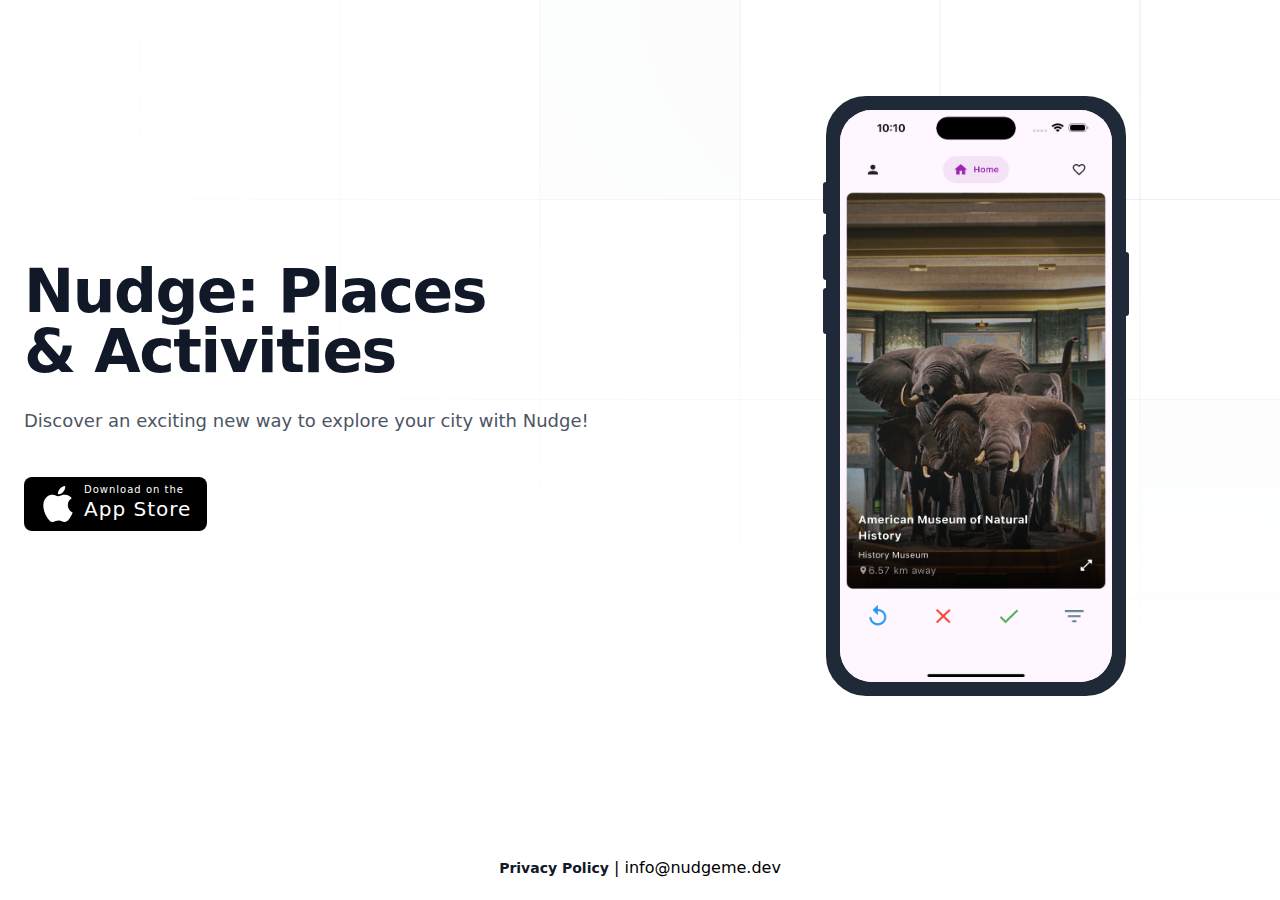
<file: index.html>
<!DOCTYPE html>
<html lang="en"><head><meta http-equiv="Content-Type" content="text/html; charset=UTF-8">
    
    <meta name="viewport" content="width=device-width, initial-scale=1">
    <meta name="viewport" content="width=device-width, initial-scale=1.0">

    <meta name="csrf-token" content="fJPSgoTJ6ui8MHC4e02rzNuFvm920dgAiNGbcHYY">

    <title>Nudge: Places &amp; Activities</title>

    <!-- Fonts -->
    <link rel="preconnect" href="https://fonts.bunny.net/">
    <link href="./files/css" rel="stylesheet">

    <!-- Scripts -->
    <link rel="preload" as="style" href="./files/app-DZ3Tf3zO.css"><link rel="modulepreload" href="./files/app-I5i9CKeh.js"><link rel="stylesheet" href="./files/app-DZ3Tf3zO.css" data-navigate-track="reload"><script type="module" src="./files/app-I5i9CKeh.js" data-navigate-track="reload"></script></head>
<body class="antialiased font-sans">

<div class="bg-white">
    <main>
        <div class="relative isolate pt-14">
            <svg class="absolute inset-0 -z-10 h-full w-full stroke-gray-200 [mask-image:radial-gradient(100%_100%_at_top_right,white,transparent)]" aria-hidden="true">
                <defs>
                    <pattern id="83fd4e5a-9d52-42fc-97b6-718e5d7ee527" width="200" height="200" x="50%" y="-1" patternUnits="userSpaceOnUse">
                        <path d="M100 200V.5M.5 .5H200" fill="none"></path>
                    </pattern>
                </defs>
                <svg x="50%" y="-1" class="overflow-visible fill-gray-50">
                    <path d="M-100.5 0h201v201h-201Z M699.5 0h201v201h-201Z M499.5 400h201v201h-201Z M-300.5 600h201v201h-201Z" stroke-width="0"></path>
                </svg>
                <rect width="100%" height="100%" stroke-width="0" fill="url(#83fd4e5a-9d52-42fc-97b6-718e5d7ee527)"></rect>
            </svg>
            <div class="mx-auto max-w-7xl px-6 lg:flex lg:items-center">
                <div class="mx-auto max-w-2xl lg:mx-0 lg:flex-auto text-center sm:text-start">
                    <div class="flex">
                    </div>
                    <h1 class="mt-10 max-w-lg text-4xl font-bold tracking-tight text-gray-900 sm:text-6xl">Nudge: Places &amp; Activities</h1>
                    <div class="mt-6 text-lg leading-8 text-gray-600 prose-slate text-wrap whitespace-pre">Discover an exciting new way to explore your city with Nudge!</div>
                    <div class="mt-10 flex items-center gap-x-6 justify-center sm:justify-start">
                        <a href="https://apps.apple.com/us/app/nudge-places-activities/id6742430827" target="_blank" class="px-4 py-2 inline-flex items-center rounded-lg text-white text-xl tracking-wider border-none outline-none bg-black hover:bg-[#222] active:bg-black">
                            <svg xmlns="http://www.w3.org/2000/svg" width="36px" fill="#fff" class="inline mr-2" viewBox="0 0 22.773 22.773">
                                <path d="M15.769 0h.162c.13 1.606-.483 2.806-1.228 3.675-.731.863-1.732 1.7-3.351 1.573-.108-1.583.506-2.694 1.25-3.561C13.292.879 14.557.16 15.769 0zm4.901 16.716v.045c-.455 1.378-1.104 2.559-1.896 3.655-.723.995-1.609 2.334-3.191 2.334-1.367 0-2.275-.879-3.676-.903-1.482-.024-2.297.735-3.652.926h-.462c-.995-.144-1.798-.932-2.383-1.642-1.725-2.098-3.058-4.808-3.306-8.276v-1.019c.105-2.482 1.311-4.5 2.914-5.478.846-.52 2.009-.963 3.304-.765.555.086 1.122.276 1.619.464.471.181 1.06.502 1.618.485.378-.011.754-.208 1.135-.347 1.116-.403 2.21-.865 3.652-.648 1.733.262 2.963 1.032 3.723 2.22-1.466.933-2.625 2.339-2.427 4.74.176 2.181 1.444 3.457 3.028 4.209z" data-original="#000000"></path>
                            </svg>
                            <div>
                                <p class="text-[10px] text-white leading-none text-left">Download on the</p>
                                App Store
                            </div>
                        </a>
                    </div>
                </div>
                <div class="mx-auto mt-10">
                    <div class="relative mx-auto border-gray-800 dark:border-gray-800 bg-gray-800 border-[14px] rounded-[2.5rem] h-[600px] w-[300px]">
                        <div class="h-[32px] w-[3px] bg-gray-800 dark:bg-gray-800 absolute -start-[17px] top-[72px] rounded-s-lg"></div>
                        <div class="h-[46px] w-[3px] bg-gray-800 dark:bg-gray-800 absolute -start-[17px] top-[124px] rounded-s-lg"></div>
                        <div class="h-[46px] w-[3px] bg-gray-800 dark:bg-gray-800 absolute -start-[17px] top-[178px] rounded-s-lg"></div>
                        <div class="h-[64px] w-[3px] bg-gray-800 dark:bg-gray-800 absolute -end-[17px] top-[142px] rounded-e-lg"></div>
                        <div class="rounded-[2rem] overflow-hidden w-[272px] h-[572px] bg-white dark:bg-gray-800">
                                                            <img src="./files/f0d7bb15-5384-4af0-b680-960b83bba6f4.png" class="block w-[272px] h-[572px]" alt="">
                                                    </div>
                    </div>

                </div>
            </div>
        </div>
    </main>
</div>

<footer class="sm:absolute mt-5 sm:mt-0 inset-x-0 bottom-0 z-50 w-full text-center mb-5">
    <a href="./privacy.html" class="text-sm font-semibold leading-6 text-gray-900 hover:underline">Privacy Policy</a>
    <span> | info@nudgeme.dev</span>
</footer>


</body></html>
</file>
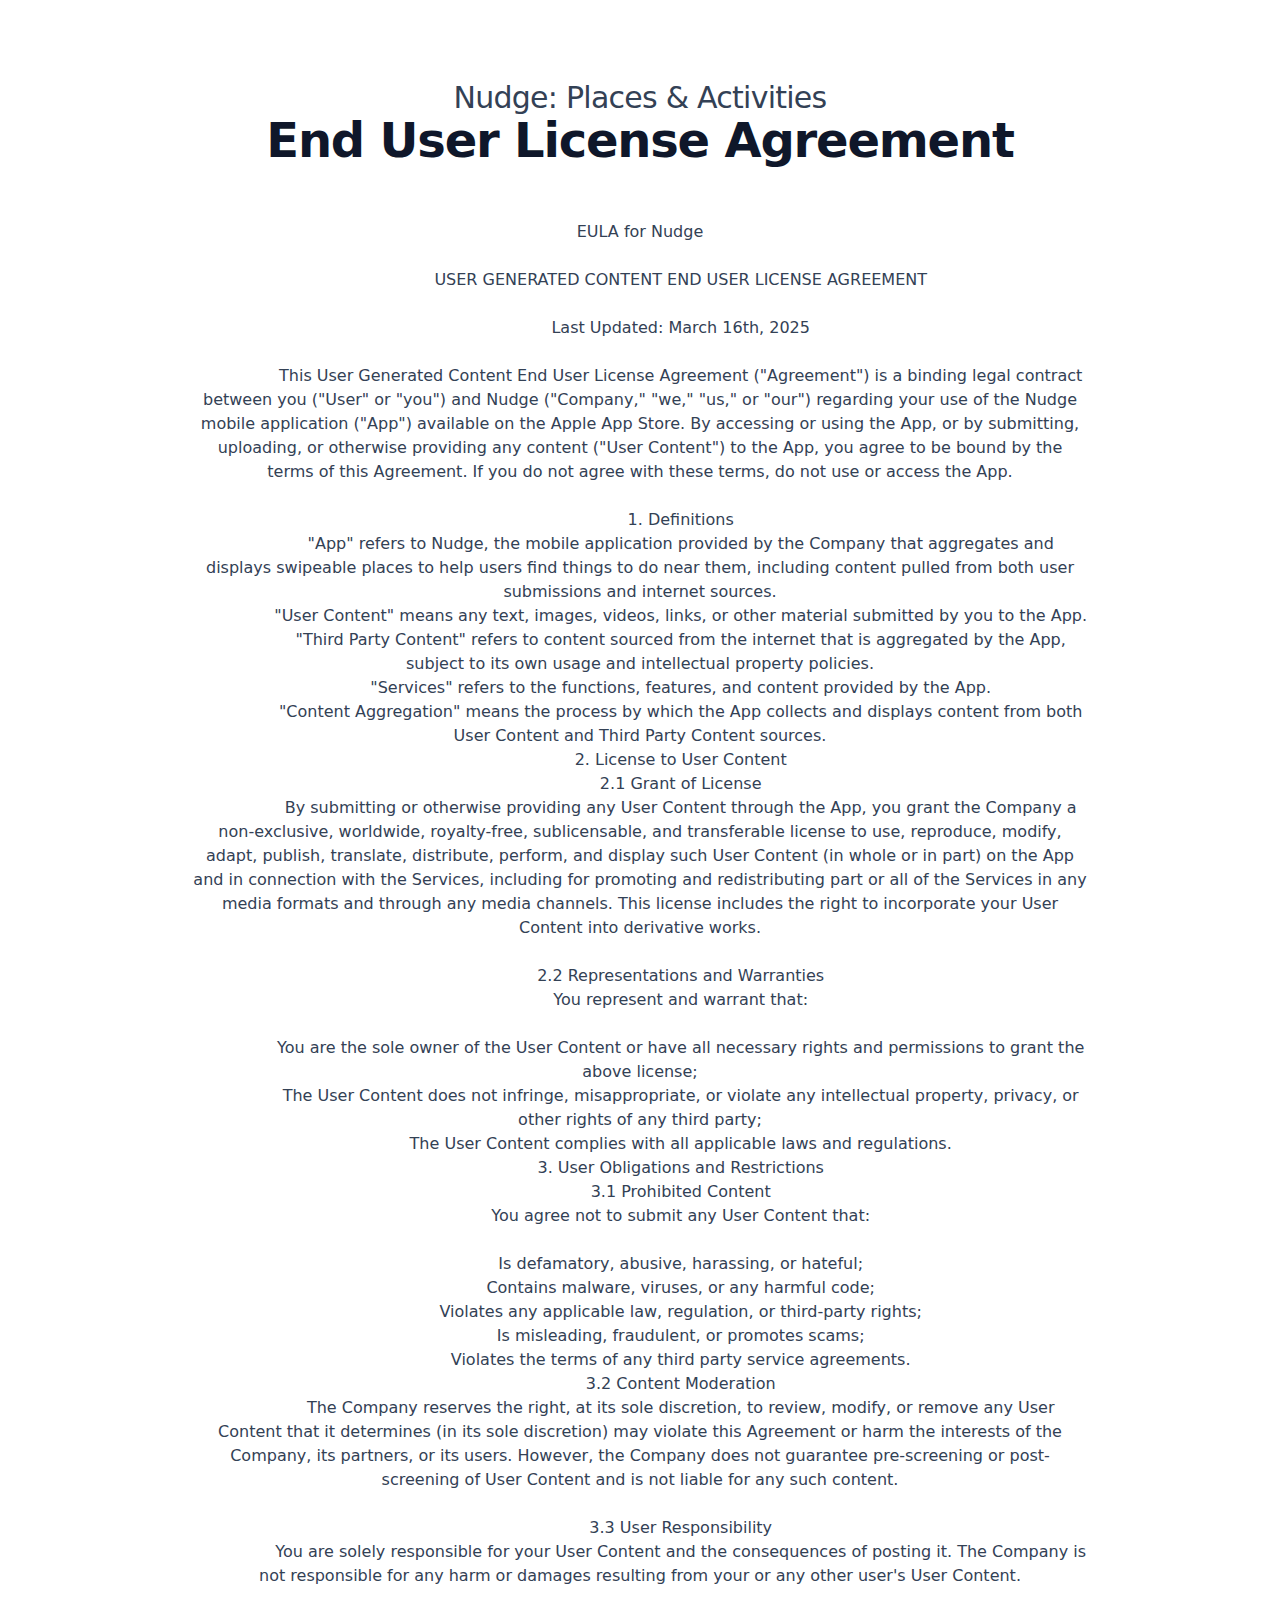
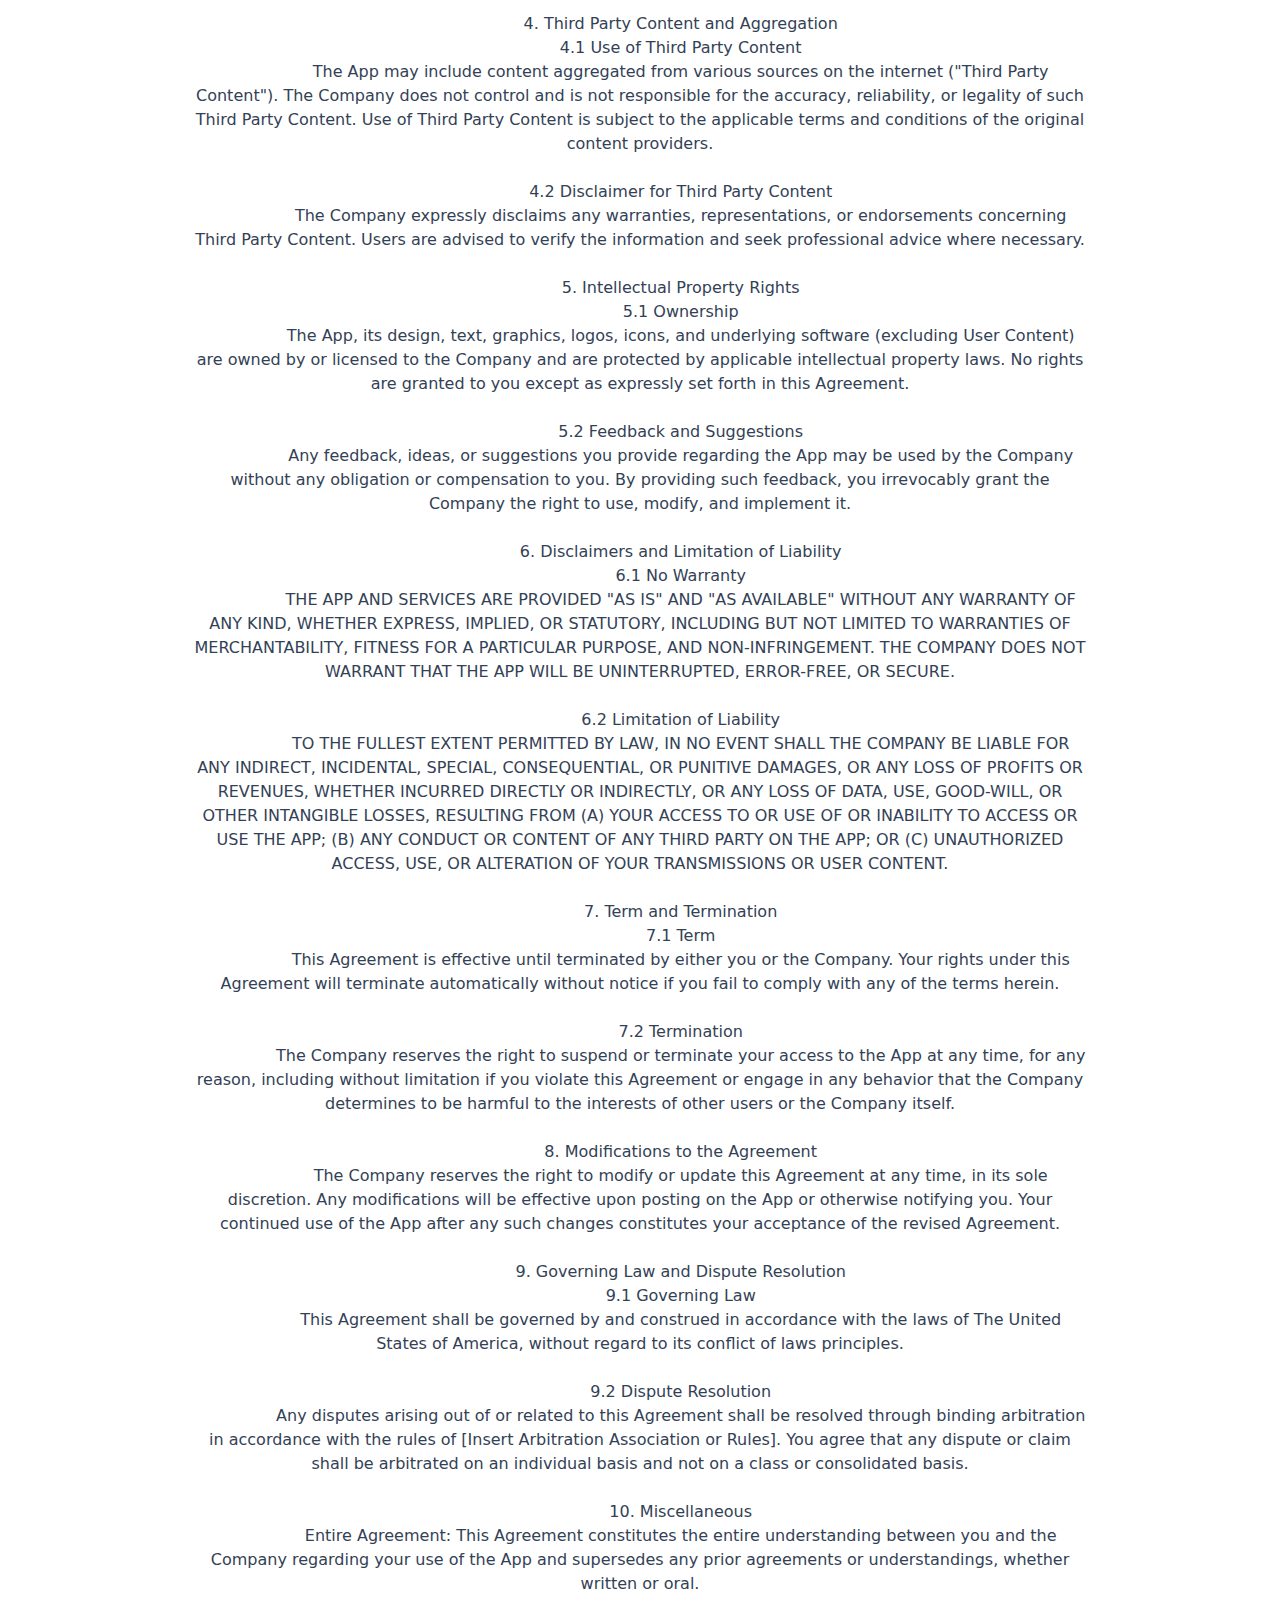
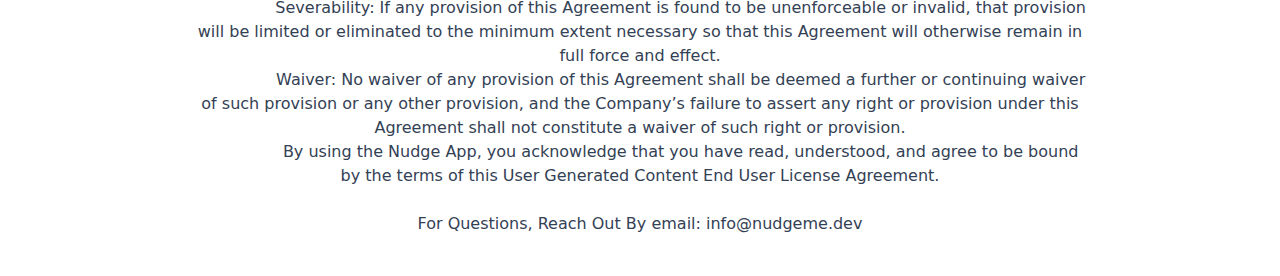
<file: eula.html>
<!DOCTYPE html>
<html lang="en"><head><meta http-equiv="Content-Type" content="text/html; charset=UTF-8">
    
    <meta name="viewport" content="width=device-width, initial-scale=1">
    <meta name="csrf-token" content="fJPSgoTJ6ui8MHC4e02rzNuFvm920dgAiNGbcHYY">

    <title>Nudge: Places &amp; Activities - End User License Agreement</title>

    <!-- Fonts -->
    <link rel="preconnect" href="https://fonts.bunny.net/">
    <link href="./files/css" rel="stylesheet">

    <!-- Scripts -->
    <link rel="preload" as="style" href="./files/app-DZ3Tf3zO.css"><link rel="modulepreload" href="./files/app-I5i9CKeh.js"><link rel="stylesheet" href="./files/app-DZ3Tf3zO.css" data-navigate-track="reload"><script type="module" src="./files/app-I5i9CKeh.js" data-navigate-track="reload"></script></head>
<body>
    <div class="text-center mt-20">
        <h1 class="text-3xl font-thin tracking-tight prose-sm prose prose-slate mx-auto">Nudge: Places &amp; Activities</h1>
        <h1 class="text-5xl font-extrabold tracking-tight text-slate-900">End User License Agreement</h1>
        <div class="mx-auto max-w-4xl mb-10">
            <div class="prose-slate text-wrap whitespace-pre mt-14 text-center mx-auto text-gray-100" style="color: var(--tw-prose-body)">EULA for Nudge

                USER GENERATED CONTENT END USER LICENSE AGREEMENT

                Last Updated: March 16th, 2025
                
                This User Generated Content End User License Agreement ("Agreement") is a binding legal contract between you ("User" or "you") and Nudge ("Company," "we," "us," or "our") regarding your use of the Nudge mobile application ("App") available on the Apple App Store. By accessing or using the App, or by submitting, uploading, or otherwise providing any content ("User Content") to the App, you agree to be bound by the terms of this Agreement. If you do not agree with these terms, do not use or access the App.
                
                1. Definitions
                "App" refers to Nudge, the mobile application provided by the Company that aggregates and displays swipeable places to help users find things to do near them, including content pulled from both user submissions and internet sources.
                "User Content" means any text, images, videos, links, or other material submitted by you to the App.
                "Third Party Content" refers to content sourced from the internet that is aggregated by the App, subject to its own usage and intellectual property policies.
                "Services" refers to the functions, features, and content provided by the App.
                "Content Aggregation" means the process by which the App collects and displays content from both User Content and Third Party Content sources.
                2. License to User Content
                2.1 Grant of License
                By submitting or otherwise providing any User Content through the App, you grant the Company a non-exclusive, worldwide, royalty-free, sublicensable, and transferable license to use, reproduce, modify, adapt, publish, translate, distribute, perform, and display such User Content (in whole or in part) on the App and in connection with the Services, including for promoting and redistributing part or all of the Services in any media formats and through any media channels. This license includes the right to incorporate your User Content into derivative works.
                
                2.2 Representations and Warranties
                You represent and warrant that:
                
                You are the sole owner of the User Content or have all necessary rights and permissions to grant the above license;
                The User Content does not infringe, misappropriate, or violate any intellectual property, privacy, or other rights of any third party;
                The User Content complies with all applicable laws and regulations.
                3. User Obligations and Restrictions
                3.1 Prohibited Content
                You agree not to submit any User Content that:
                
                Is defamatory, abusive, harassing, or hateful;
                Contains malware, viruses, or any harmful code;
                Violates any applicable law, regulation, or third-party rights;
                Is misleading, fraudulent, or promotes scams;
                Violates the terms of any third party service agreements.
                3.2 Content Moderation
                The Company reserves the right, at its sole discretion, to review, modify, or remove any User Content that it determines (in its sole discretion) may violate this Agreement or harm the interests of the Company, its partners, or its users. However, the Company does not guarantee pre-screening or post-screening of User Content and is not liable for any such content.
                
                3.3 User Responsibility
                You are solely responsible for your User Content and the consequences of posting it. The Company is not responsible for any harm or damages resulting from your or any other user's User Content.
                
                4. Third Party Content and Aggregation
                4.1 Use of Third Party Content
                The App may include content aggregated from various sources on the internet ("Third Party Content"). The Company does not control and is not responsible for the accuracy, reliability, or legality of such Third Party Content. Use of Third Party Content is subject to the applicable terms and conditions of the original content providers.
                
                4.2 Disclaimer for Third Party Content
                The Company expressly disclaims any warranties, representations, or endorsements concerning Third Party Content. Users are advised to verify the information and seek professional advice where necessary.
                
                5. Intellectual Property Rights
                5.1 Ownership
                The App, its design, text, graphics, logos, icons, and underlying software (excluding User Content) are owned by or licensed to the Company and are protected by applicable intellectual property laws. No rights are granted to you except as expressly set forth in this Agreement.
                
                5.2 Feedback and Suggestions
                Any feedback, ideas, or suggestions you provide regarding the App may be used by the Company without any obligation or compensation to you. By providing such feedback, you irrevocably grant the Company the right to use, modify, and implement it.
                
                6. Disclaimers and Limitation of Liability
                6.1 No Warranty
                THE APP AND SERVICES ARE PROVIDED "AS IS" AND "AS AVAILABLE" WITHOUT ANY WARRANTY OF ANY KIND, WHETHER EXPRESS, IMPLIED, OR STATUTORY, INCLUDING BUT NOT LIMITED TO WARRANTIES OF MERCHANTABILITY, FITNESS FOR A PARTICULAR PURPOSE, AND NON-INFRINGEMENT. THE COMPANY DOES NOT WARRANT THAT THE APP WILL BE UNINTERRUPTED, ERROR-FREE, OR SECURE.
                
                6.2 Limitation of Liability
                TO THE FULLEST EXTENT PERMITTED BY LAW, IN NO EVENT SHALL THE COMPANY BE LIABLE FOR ANY INDIRECT, INCIDENTAL, SPECIAL, CONSEQUENTIAL, OR PUNITIVE DAMAGES, OR ANY LOSS OF PROFITS OR REVENUES, WHETHER INCURRED DIRECTLY OR INDIRECTLY, OR ANY LOSS OF DATA, USE, GOOD-WILL, OR OTHER INTANGIBLE LOSSES, RESULTING FROM (A) YOUR ACCESS TO OR USE OF OR INABILITY TO ACCESS OR USE THE APP; (B) ANY CONDUCT OR CONTENT OF ANY THIRD PARTY ON THE APP; OR (C) UNAUTHORIZED ACCESS, USE, OR ALTERATION OF YOUR TRANSMISSIONS OR USER CONTENT.
                
                7. Term and Termination
                7.1 Term
                This Agreement is effective until terminated by either you or the Company. Your rights under this Agreement will terminate automatically without notice if you fail to comply with any of the terms herein.
                
                7.2 Termination
                The Company reserves the right to suspend or terminate your access to the App at any time, for any reason, including without limitation if you violate this Agreement or engage in any behavior that the Company determines to be harmful to the interests of other users or the Company itself.
                
                8. Modifications to the Agreement
                The Company reserves the right to modify or update this Agreement at any time, in its sole discretion. Any modifications will be effective upon posting on the App or otherwise notifying you. Your continued use of the App after any such changes constitutes your acceptance of the revised Agreement.
                
                9. Governing Law and Dispute Resolution
                9.1 Governing Law
                This Agreement shall be governed by and construed in accordance with the laws of The United States of America, without regard to its conflict of laws principles.
                
                9.2 Dispute Resolution
                Any disputes arising out of or related to this Agreement shall be resolved through binding arbitration in accordance with the rules of [Insert Arbitration Association or Rules]. You agree that any dispute or claim shall be arbitrated on an individual basis and not on a class or consolidated basis.
                
                10. Miscellaneous
                Entire Agreement: This Agreement constitutes the entire understanding between you and the Company regarding your use of the App and supersedes any prior agreements or understandings, whether written or oral.
                Severability: If any provision of this Agreement is found to be unenforceable or invalid, that provision will be limited or eliminated to the minimum extent necessary so that this Agreement will otherwise remain in full force and effect.
                Waiver: No waiver of any provision of this Agreement shall be deemed a further or continuing waiver of such provision or any other provision, and the Company’s failure to assert any right or provision under this Agreement shall not constitute a waiver of such right or provision.
                By using the Nudge App, you acknowledge that you have read, understood, and agree to be bound by the terms of this User Generated Content End User License Agreement.

For Questions, Reach Out By email: info@nudgeme.dev</div>
        </div>
    </div>


</body></html>
</file>
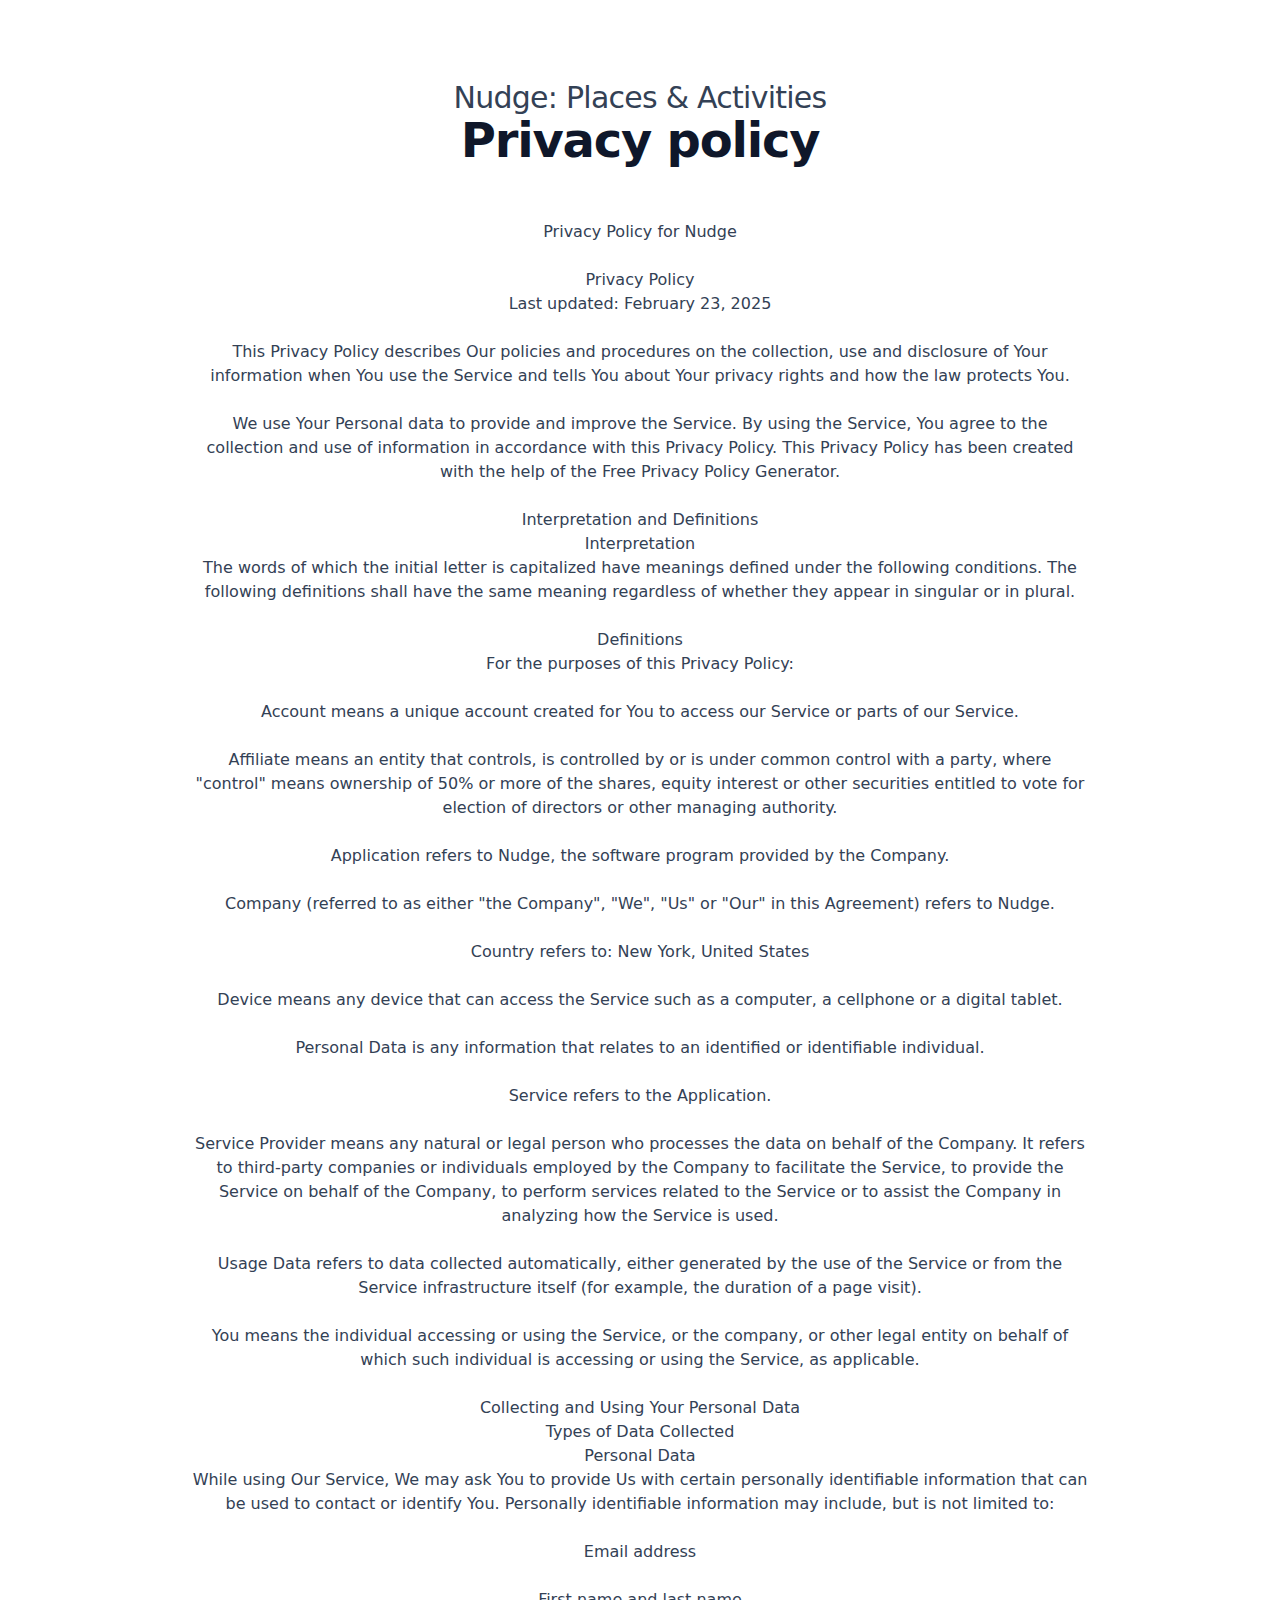
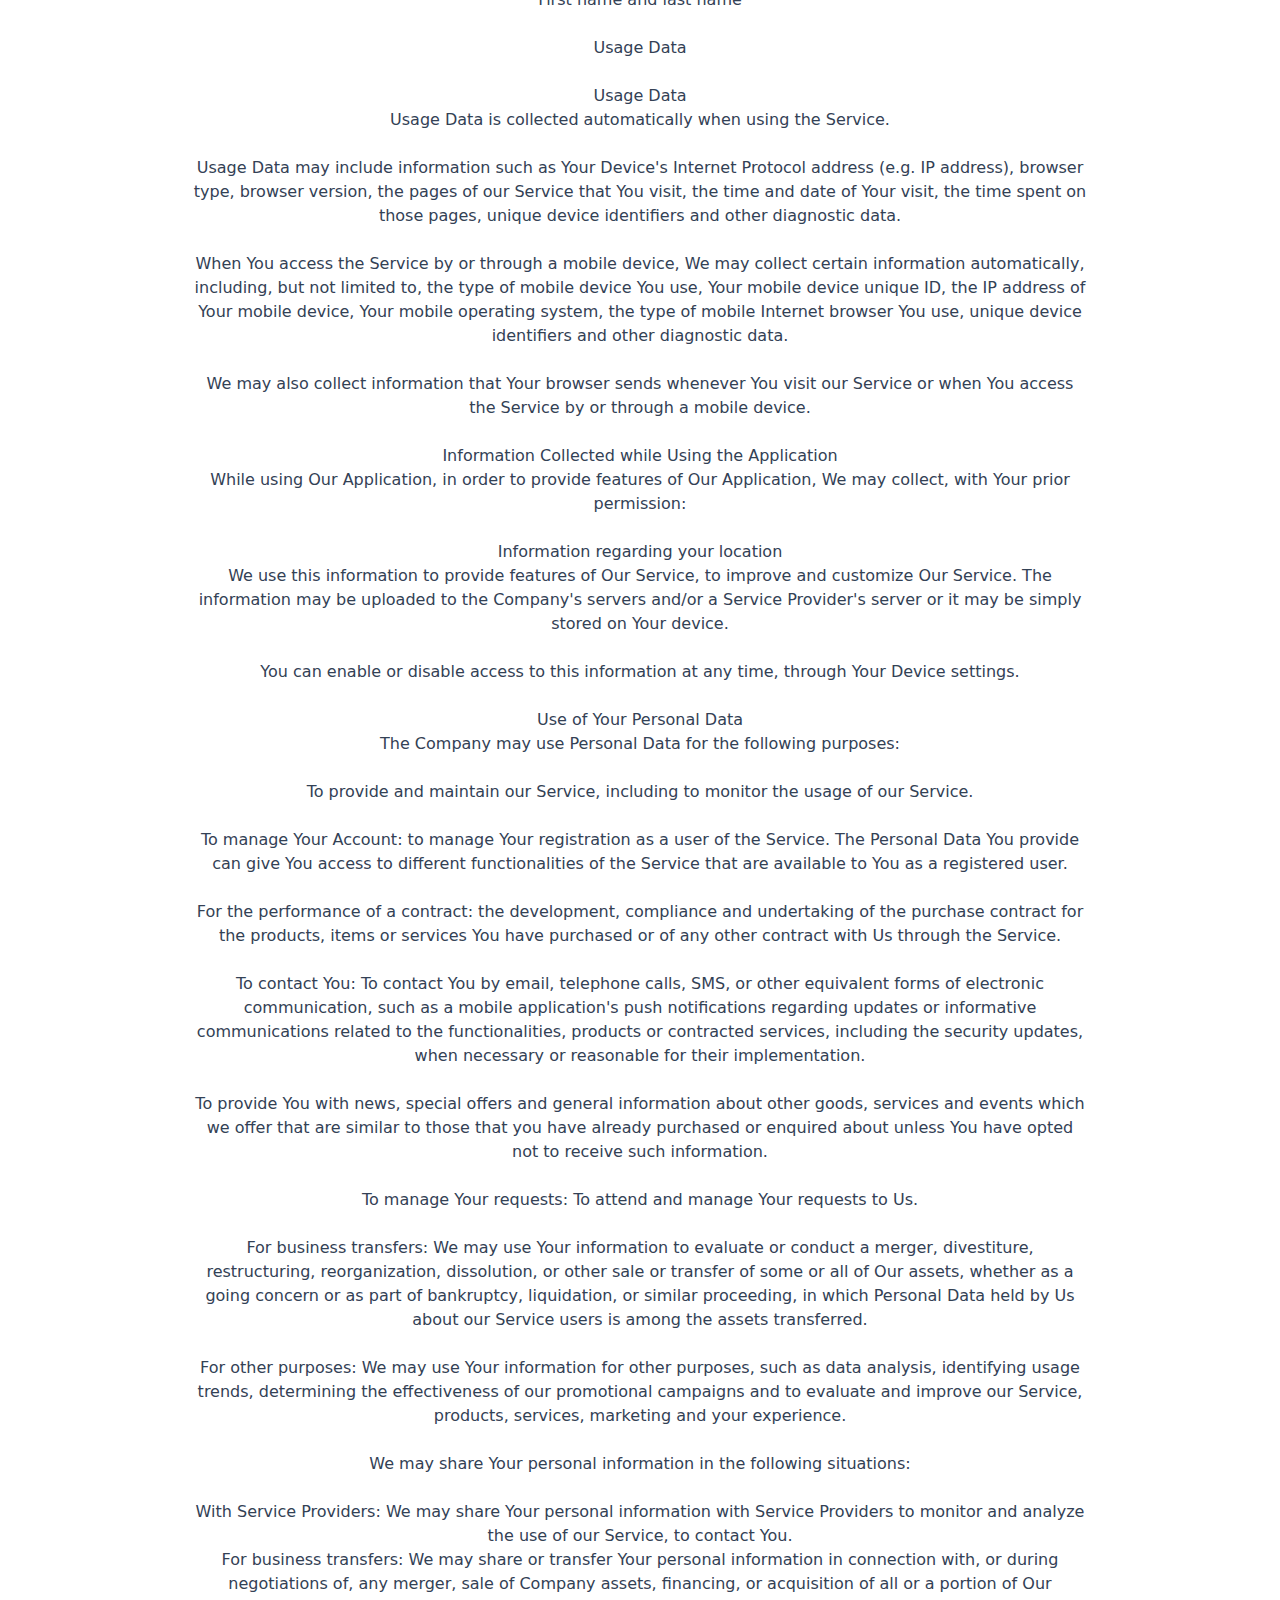
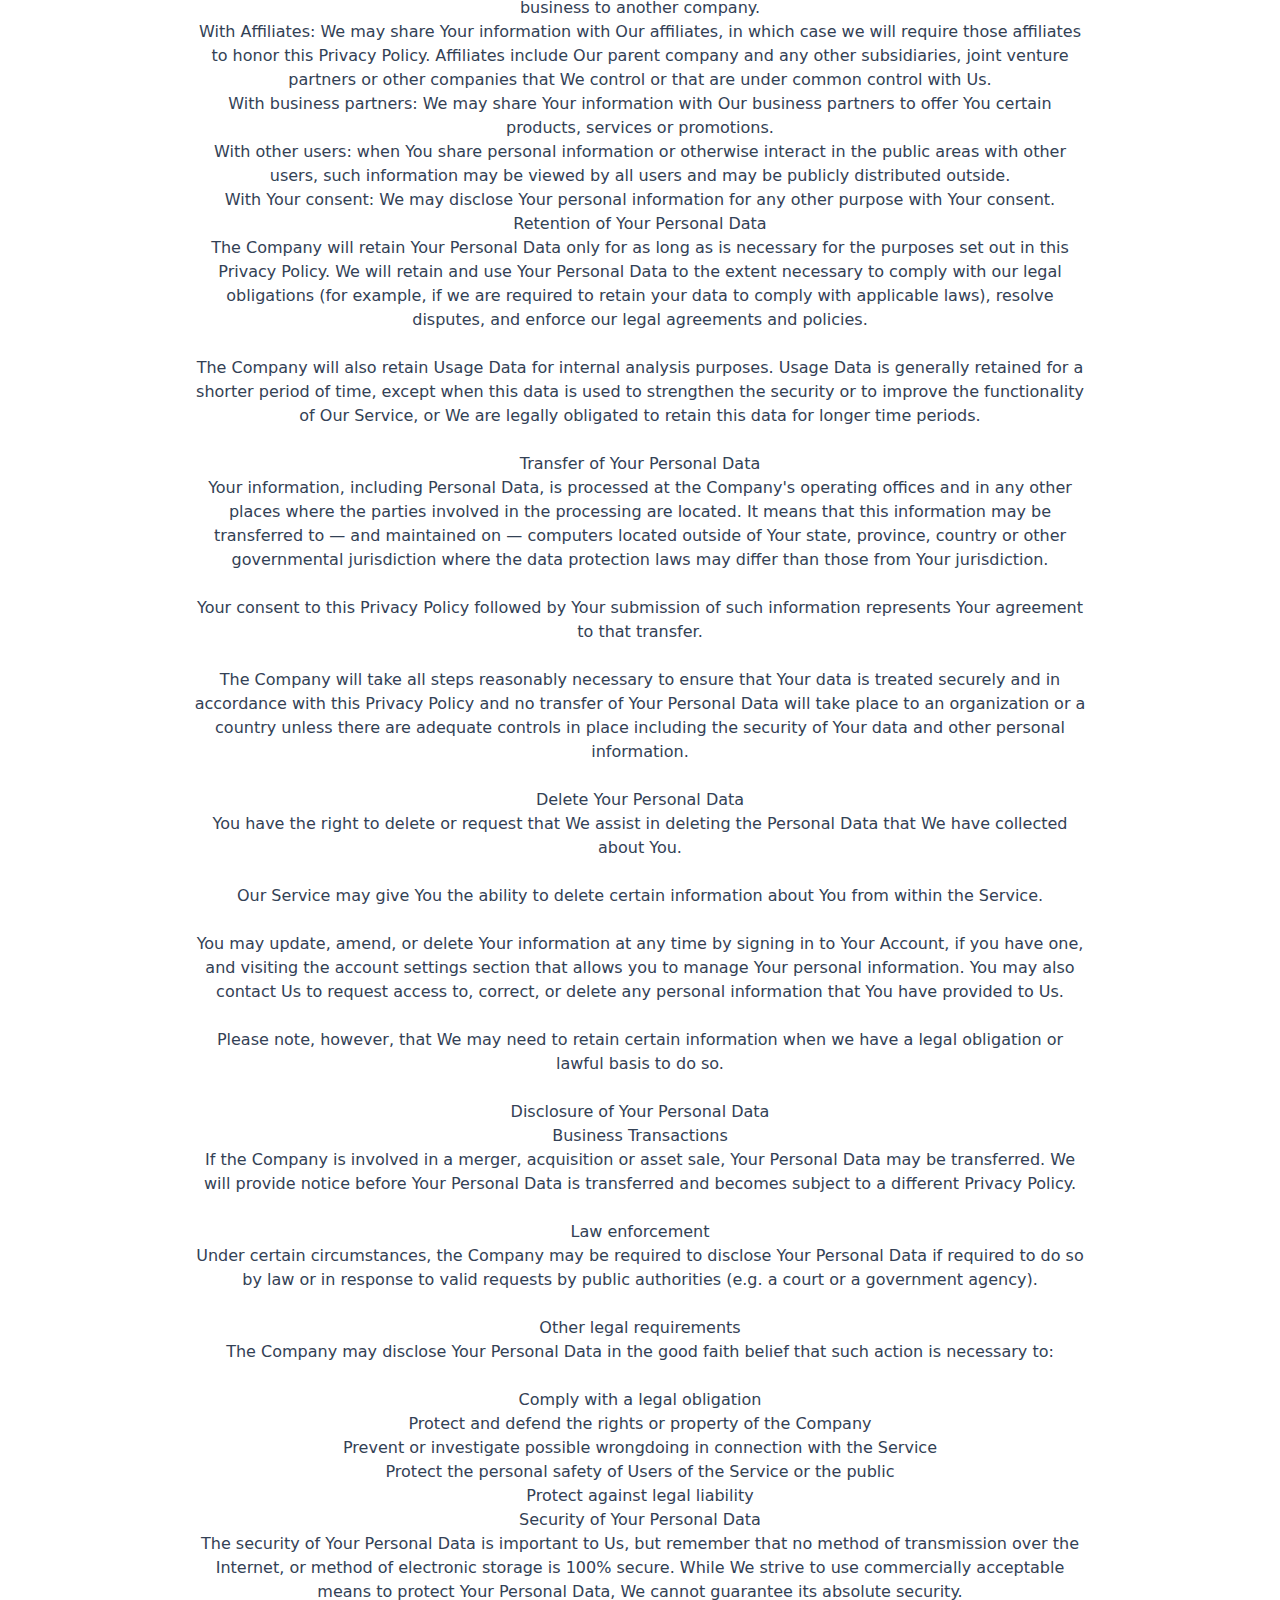
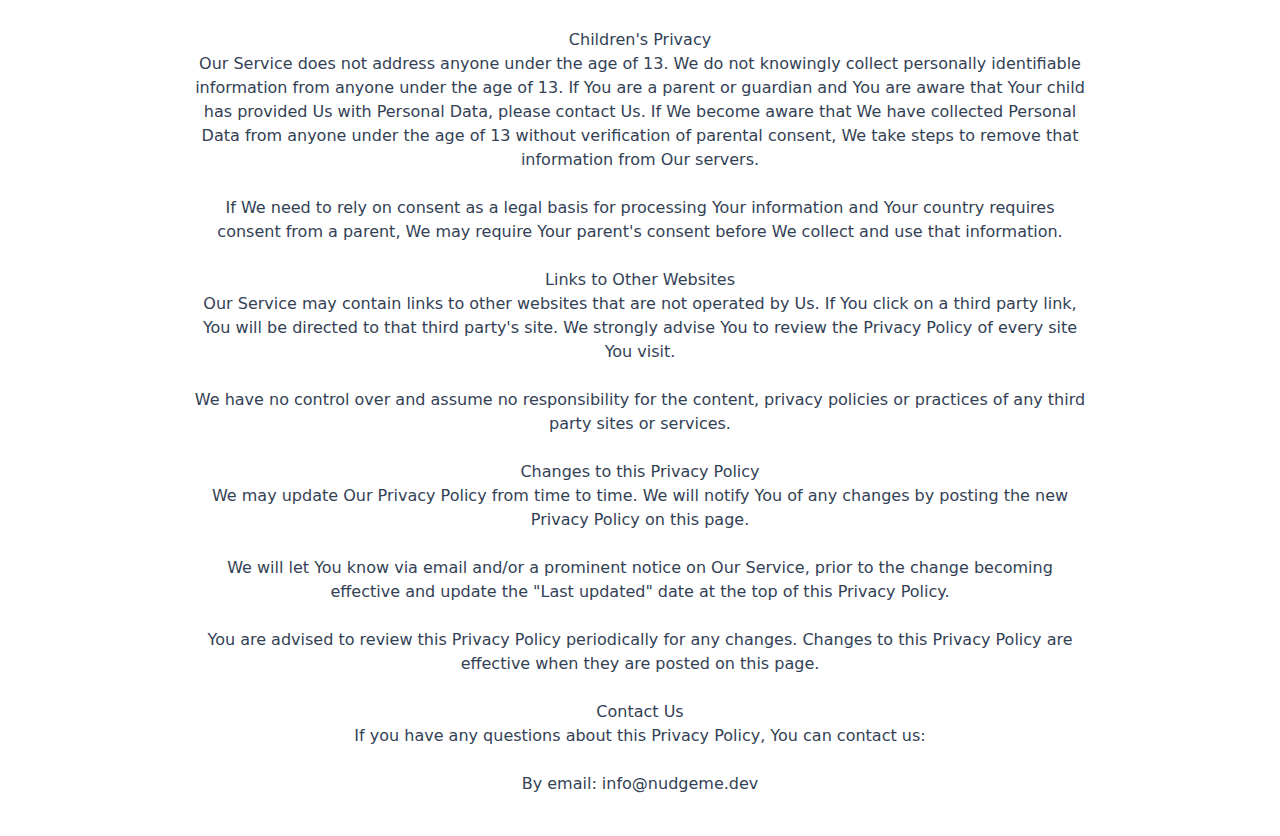
<file: privacy.html>
<!DOCTYPE html>
<html lang="en"><head><meta http-equiv="Content-Type" content="text/html; charset=UTF-8">
    
    <meta name="viewport" content="width=device-width, initial-scale=1">
    <meta name="csrf-token" content="fJPSgoTJ6ui8MHC4e02rzNuFvm920dgAiNGbcHYY">

    <title>Nudge: Places &amp; Activities - Privacy policy</title>

    <!-- Fonts -->
    <link rel="preconnect" href="https://fonts.bunny.net/">
    <link href="./files/css" rel="stylesheet">

    <!-- Scripts -->
    <link rel="preload" as="style" href="./files/app-DZ3Tf3zO.css"><link rel="modulepreload" href="./files/app-I5i9CKeh.js"><link rel="stylesheet" href="./files/app-DZ3Tf3zO.css" data-navigate-track="reload"><script type="module" src="./files/app-I5i9CKeh.js" data-navigate-track="reload"></script></head>
<body>
    <div class="text-center mt-20">
        <h1 class="text-3xl font-thin tracking-tight prose-sm prose prose-slate mx-auto">Nudge: Places &amp; Activities</h1>
        <h1 class="text-5xl font-extrabold tracking-tight text-slate-900">Privacy policy</h1>
        <div class="mx-auto max-w-4xl mb-10">
            <div class="prose-slate text-wrap whitespace-pre mt-14 text-center mx-auto text-gray-100" style="color: var(--tw-prose-body)">Privacy Policy for Nudge

Privacy Policy
Last updated: February 23, 2025

This Privacy Policy describes Our policies and procedures on the collection, use and disclosure of Your information when You use the Service and tells You about Your privacy rights and how the law protects You.

We use Your Personal data to provide and improve the Service. By using the Service, You agree to the collection and use of information in accordance with this Privacy Policy. This Privacy Policy has been created with the help of the Free Privacy Policy Generator.

Interpretation and Definitions
Interpretation
The words of which the initial letter is capitalized have meanings defined under the following conditions. The following definitions shall have the same meaning regardless of whether they appear in singular or in plural.

Definitions
For the purposes of this Privacy Policy:

Account means a unique account created for You to access our Service or parts of our Service.

Affiliate means an entity that controls, is controlled by or is under common control with a party, where "control" means ownership of 50% or more of the shares, equity interest or other securities entitled to vote for election of directors or other managing authority.

Application refers to Nudge, the software program provided by the Company.

Company (referred to as either "the Company", "We", "Us" or "Our" in this Agreement) refers to Nudge.

Country refers to: New York, United States

Device means any device that can access the Service such as a computer, a cellphone or a digital tablet.

Personal Data is any information that relates to an identified or identifiable individual.

Service refers to the Application.

Service Provider means any natural or legal person who processes the data on behalf of the Company. It refers to third-party companies or individuals employed by the Company to facilitate the Service, to provide the Service on behalf of the Company, to perform services related to the Service or to assist the Company in analyzing how the Service is used.

Usage Data refers to data collected automatically, either generated by the use of the Service or from the Service infrastructure itself (for example, the duration of a page visit).

You means the individual accessing or using the Service, or the company, or other legal entity on behalf of which such individual is accessing or using the Service, as applicable.

Collecting and Using Your Personal Data
Types of Data Collected
Personal Data
While using Our Service, We may ask You to provide Us with certain personally identifiable information that can be used to contact or identify You. Personally identifiable information may include, but is not limited to:

Email address

First name and last name

Usage Data

Usage Data
Usage Data is collected automatically when using the Service.

Usage Data may include information such as Your Device's Internet Protocol address (e.g. IP address), browser type, browser version, the pages of our Service that You visit, the time and date of Your visit, the time spent on those pages, unique device identifiers and other diagnostic data.

When You access the Service by or through a mobile device, We may collect certain information automatically, including, but not limited to, the type of mobile device You use, Your mobile device unique ID, the IP address of Your mobile device, Your mobile operating system, the type of mobile Internet browser You use, unique device identifiers and other diagnostic data.

We may also collect information that Your browser sends whenever You visit our Service or when You access the Service by or through a mobile device.

Information Collected while Using the Application
While using Our Application, in order to provide features of Our Application, We may collect, with Your prior permission:

Information regarding your location
We use this information to provide features of Our Service, to improve and customize Our Service. The information may be uploaded to the Company's servers and/or a Service Provider's server or it may be simply stored on Your device.

You can enable or disable access to this information at any time, through Your Device settings.

Use of Your Personal Data
The Company may use Personal Data for the following purposes:

To provide and maintain our Service, including to monitor the usage of our Service.

To manage Your Account: to manage Your registration as a user of the Service. The Personal Data You provide can give You access to different functionalities of the Service that are available to You as a registered user.

For the performance of a contract: the development, compliance and undertaking of the purchase contract for the products, items or services You have purchased or of any other contract with Us through the Service.

To contact You: To contact You by email, telephone calls, SMS, or other equivalent forms of electronic communication, such as a mobile application's push notifications regarding updates or informative communications related to the functionalities, products or contracted services, including the security updates, when necessary or reasonable for their implementation.

To provide You with news, special offers and general information about other goods, services and events which we offer that are similar to those that you have already purchased or enquired about unless You have opted not to receive such information.

To manage Your requests: To attend and manage Your requests to Us.

For business transfers: We may use Your information to evaluate or conduct a merger, divestiture, restructuring, reorganization, dissolution, or other sale or transfer of some or all of Our assets, whether as a going concern or as part of bankruptcy, liquidation, or similar proceeding, in which Personal Data held by Us about our Service users is among the assets transferred.

For other purposes: We may use Your information for other purposes, such as data analysis, identifying usage trends, determining the effectiveness of our promotional campaigns and to evaluate and improve our Service, products, services, marketing and your experience.

We may share Your personal information in the following situations:

With Service Providers: We may share Your personal information with Service Providers to monitor and analyze the use of our Service, to contact You.
For business transfers: We may share or transfer Your personal information in connection with, or during negotiations of, any merger, sale of Company assets, financing, or acquisition of all or a portion of Our business to another company.
With Affiliates: We may share Your information with Our affiliates, in which case we will require those affiliates to honor this Privacy Policy. Affiliates include Our parent company and any other subsidiaries, joint venture partners or other companies that We control or that are under common control with Us.
With business partners: We may share Your information with Our business partners to offer You certain products, services or promotions.
With other users: when You share personal information or otherwise interact in the public areas with other users, such information may be viewed by all users and may be publicly distributed outside.
With Your consent: We may disclose Your personal information for any other purpose with Your consent.
Retention of Your Personal Data
The Company will retain Your Personal Data only for as long as is necessary for the purposes set out in this Privacy Policy. We will retain and use Your Personal Data to the extent necessary to comply with our legal obligations (for example, if we are required to retain your data to comply with applicable laws), resolve disputes, and enforce our legal agreements and policies.

The Company will also retain Usage Data for internal analysis purposes. Usage Data is generally retained for a shorter period of time, except when this data is used to strengthen the security or to improve the functionality of Our Service, or We are legally obligated to retain this data for longer time periods.

Transfer of Your Personal Data
Your information, including Personal Data, is processed at the Company's operating offices and in any other places where the parties involved in the processing are located. It means that this information may be transferred to — and maintained on — computers located outside of Your state, province, country or other governmental jurisdiction where the data protection laws may differ than those from Your jurisdiction.

Your consent to this Privacy Policy followed by Your submission of such information represents Your agreement to that transfer.

The Company will take all steps reasonably necessary to ensure that Your data is treated securely and in accordance with this Privacy Policy and no transfer of Your Personal Data will take place to an organization or a country unless there are adequate controls in place including the security of Your data and other personal information.

Delete Your Personal Data
You have the right to delete or request that We assist in deleting the Personal Data that We have collected about You.

Our Service may give You the ability to delete certain information about You from within the Service.

You may update, amend, or delete Your information at any time by signing in to Your Account, if you have one, and visiting the account settings section that allows you to manage Your personal information. You may also contact Us to request access to, correct, or delete any personal information that You have provided to Us.

Please note, however, that We may need to retain certain information when we have a legal obligation or lawful basis to do so.

Disclosure of Your Personal Data
Business Transactions
If the Company is involved in a merger, acquisition or asset sale, Your Personal Data may be transferred. We will provide notice before Your Personal Data is transferred and becomes subject to a different Privacy Policy.

Law enforcement
Under certain circumstances, the Company may be required to disclose Your Personal Data if required to do so by law or in response to valid requests by public authorities (e.g. a court or a government agency).

Other legal requirements
The Company may disclose Your Personal Data in the good faith belief that such action is necessary to:

Comply with a legal obligation
Protect and defend the rights or property of the Company
Prevent or investigate possible wrongdoing in connection with the Service
Protect the personal safety of Users of the Service or the public
Protect against legal liability
Security of Your Personal Data
The security of Your Personal Data is important to Us, but remember that no method of transmission over the Internet, or method of electronic storage is 100% secure. While We strive to use commercially acceptable means to protect Your Personal Data, We cannot guarantee its absolute security.

Children's Privacy
Our Service does not address anyone under the age of 13. We do not knowingly collect personally identifiable information from anyone under the age of 13. If You are a parent or guardian and You are aware that Your child has provided Us with Personal Data, please contact Us. If We become aware that We have collected Personal Data from anyone under the age of 13 without verification of parental consent, We take steps to remove that information from Our servers.

If We need to rely on consent as a legal basis for processing Your information and Your country requires consent from a parent, We may require Your parent's consent before We collect and use that information.

Links to Other Websites
Our Service may contain links to other websites that are not operated by Us. If You click on a third party link, You will be directed to that third party's site. We strongly advise You to review the Privacy Policy of every site You visit.

We have no control over and assume no responsibility for the content, privacy policies or practices of any third party sites or services.

Changes to this Privacy Policy
We may update Our Privacy Policy from time to time. We will notify You of any changes by posting the new Privacy Policy on this page.

We will let You know via email and/or a prominent notice on Our Service, prior to the change becoming effective and update the "Last updated" date at the top of this Privacy Policy.

You are advised to review this Privacy Policy periodically for any changes. Changes to this Privacy Policy are effective when they are posted on this page.

Contact Us
If you have any questions about this Privacy Policy, You can contact us:

By email: info@nudgeme.dev</div>
        </div>
    </div>


</body></html>
</file>
<file: files/app-DZ3Tf3zO.css>
*,:before,:after{box-sizing:border-box;border-width:0;border-style:solid;border-color:#e5e7eb}:before,:after{--tw-content: ""}html,:host{line-height:1.5;-webkit-text-size-adjust:100%;-moz-tab-size:4;-o-tab-size:4;tab-size:4;font-family:Figtree,ui-sans-serif,system-ui,sans-serif,"Apple Color Emoji","Segoe UI Emoji",Segoe UI Symbol,"Noto Color Emoji";font-feature-settings:normal;font-variation-settings:normal;-webkit-tap-highlight-color:transparent}body{margin:0;line-height:inherit}hr{height:0;color:inherit;border-top-width:1px}abbr:where([title]){-webkit-text-decoration:underline dotted;text-decoration:underline dotted}h1,h2,h3,h4,h5,h6{font-size:inherit;font-weight:inherit}a{color:inherit;text-decoration:inherit}b,strong{font-weight:bolder}code,kbd,samp,pre{font-family:ui-monospace,SFMono-Regular,Menlo,Monaco,Consolas,Liberation Mono,Courier New,monospace;font-feature-settings:normal;font-variation-settings:normal;font-size:1em}small{font-size:80%}sub,sup{font-size:75%;line-height:0;position:relative;vertical-align:baseline}sub{bottom:-.25em}sup{top:-.5em}table{text-indent:0;border-color:inherit;border-collapse:collapse}button,input,optgroup,select,textarea{font-family:inherit;font-feature-settings:inherit;font-variation-settings:inherit;font-size:100%;font-weight:inherit;line-height:inherit;letter-spacing:inherit;color:inherit;margin:0;padding:0}button,select{text-transform:none}button,input:where([type=button]),input:where([type=reset]),input:where([type=submit]){-webkit-appearance:button;background-color:transparent;background-image:none}:-moz-focusring{outline:auto}:-moz-ui-invalid{box-shadow:none}progress{vertical-align:baseline}::-webkit-inner-spin-button,::-webkit-outer-spin-button{height:auto}[type=search]{-webkit-appearance:textfield;outline-offset:-2px}::-webkit-search-decoration{-webkit-appearance:none}::-webkit-file-upload-button{-webkit-appearance:button;font:inherit}summary{display:list-item}blockquote,dl,dd,h1,h2,h3,h4,h5,h6,hr,figure,p,pre{margin:0}fieldset{margin:0;padding:0}legend{padding:0}ol,ul,menu{list-style:none;margin:0;padding:0}dialog{padding:0}textarea{resize:vertical}input::-moz-placeholder,textarea::-moz-placeholder{opacity:1;color:#9ca3af}input::placeholder,textarea::placeholder{opacity:1;color:#9ca3af}button,[role=button]{cursor:pointer}:disabled{cursor:default}img,svg,video,canvas,audio,iframe,embed,object{display:block;vertical-align:middle}img,video{max-width:100%;height:auto}[hidden]{display:none}[type=text],input:where(:not([type])),[type=email],[type=url],[type=password],[type=number],[type=date],[type=datetime-local],[type=month],[type=search],[type=tel],[type=time],[type=week],[multiple],textarea,select{-webkit-appearance:none;-moz-appearance:none;appearance:none;background-color:#fff;border-color:#6b7280;border-width:1px;border-radius:0;padding:.5rem .75rem;font-size:1rem;line-height:1.5rem;--tw-shadow: 0 0 #0000}[type=text]:focus,input:where(:not([type])):focus,[type=email]:focus,[type=url]:focus,[type=password]:focus,[type=number]:focus,[type=date]:focus,[type=datetime-local]:focus,[type=month]:focus,[type=search]:focus,[type=tel]:focus,[type=time]:focus,[type=week]:focus,[multiple]:focus,textarea:focus,select:focus{outline:2px solid transparent;outline-offset:2px;--tw-ring-inset: var(--tw-empty, );--tw-ring-offset-width: 0px;--tw-ring-offset-color: #fff;--tw-ring-color: #2563eb;--tw-ring-offset-shadow: var(--tw-ring-inset) 0 0 0 var(--tw-ring-offset-width) var(--tw-ring-offset-color);--tw-ring-shadow: var(--tw-ring-inset) 0 0 0 calc(1px + var(--tw-ring-offset-width)) var(--tw-ring-color);box-shadow:var(--tw-ring-offset-shadow),var(--tw-ring-shadow),var(--tw-shadow);border-color:#2563eb}input::-moz-placeholder,textarea::-moz-placeholder{color:#6b7280;opacity:1}input::placeholder,textarea::placeholder{color:#6b7280;opacity:1}::-webkit-datetime-edit-fields-wrapper{padding:0}::-webkit-date-and-time-value{min-height:1.5em;text-align:inherit}::-webkit-datetime-edit{display:inline-flex}::-webkit-datetime-edit,::-webkit-datetime-edit-year-field,::-webkit-datetime-edit-month-field,::-webkit-datetime-edit-day-field,::-webkit-datetime-edit-hour-field,::-webkit-datetime-edit-minute-field,::-webkit-datetime-edit-second-field,::-webkit-datetime-edit-millisecond-field,::-webkit-datetime-edit-meridiem-field{padding-top:0;padding-bottom:0}select{background-image:url("data:image/svg+xml,%3csvg xmlns='http://www.w3.org/2000/svg' fill='none' viewBox='0 0 20 20'%3e%3cpath stroke='%236b7280' stroke-linecap='round' stroke-linejoin='round' stroke-width='1.5' d='M6 8l4 4 4-4'/%3e%3c/svg%3e");background-position:right .5rem center;background-repeat:no-repeat;background-size:1.5em 1.5em;padding-right:2.5rem;-webkit-print-color-adjust:exact;print-color-adjust:exact}[multiple],[size]:where(select:not([size="1"])){background-image:initial;background-position:initial;background-repeat:unset;background-size:initial;padding-right:.75rem;-webkit-print-color-adjust:unset;print-color-adjust:unset}[type=checkbox],[type=radio]{-webkit-appearance:none;-moz-appearance:none;appearance:none;padding:0;-webkit-print-color-adjust:exact;print-color-adjust:exact;display:inline-block;vertical-align:middle;background-origin:border-box;-webkit-user-select:none;-moz-user-select:none;user-select:none;flex-shrink:0;height:1rem;width:1rem;color:#2563eb;background-color:#fff;border-color:#6b7280;border-width:1px;--tw-shadow: 0 0 #0000}[type=checkbox]{border-radius:0}[type=radio]{border-radius:100%}[type=checkbox]:focus,[type=radio]:focus{outline:2px solid transparent;outline-offset:2px;--tw-ring-inset: var(--tw-empty, );--tw-ring-offset-width: 2px;--tw-ring-offset-color: #fff;--tw-ring-color: #2563eb;--tw-ring-offset-shadow: var(--tw-ring-inset) 0 0 0 var(--tw-ring-offset-width) var(--tw-ring-offset-color);--tw-ring-shadow: var(--tw-ring-inset) 0 0 0 calc(2px + var(--tw-ring-offset-width)) var(--tw-ring-color);box-shadow:var(--tw-ring-offset-shadow),var(--tw-ring-shadow),var(--tw-shadow)}[type=checkbox]:checked,[type=radio]:checked{border-color:transparent;background-color:currentColor;background-size:100% 100%;background-position:center;background-repeat:no-repeat}[type=checkbox]:checked{background-image:url("data:image/svg+xml,%3csvg viewBox='0 0 16 16' fill='white' xmlns='http://www.w3.org/2000/svg'%3e%3cpath d='M12.207 4.793a1 1 0 010 1.414l-5 5a1 1 0 01-1.414 0l-2-2a1 1 0 011.414-1.414L6.5 9.086l4.293-4.293a1 1 0 011.414 0z'/%3e%3c/svg%3e")}@media (forced-colors: active){[type=checkbox]:checked{-webkit-appearance:auto;-moz-appearance:auto;appearance:auto}}[type=radio]:checked{background-image:url("data:image/svg+xml,%3csvg viewBox='0 0 16 16' fill='white' xmlns='http://www.w3.org/2000/svg'%3e%3ccircle cx='8' cy='8' r='3'/%3e%3c/svg%3e")}@media (forced-colors: active){[type=radio]:checked{-webkit-appearance:auto;-moz-appearance:auto;appearance:auto}}[type=checkbox]:checked:hover,[type=checkbox]:checked:focus,[type=radio]:checked:hover,[type=radio]:checked:focus{border-color:transparent;background-color:currentColor}[type=checkbox]:indeterminate{background-image:url("data:image/svg+xml,%3csvg xmlns='http://www.w3.org/2000/svg' fill='none' viewBox='0 0 16 16'%3e%3cpath stroke='white' stroke-linecap='round' stroke-linejoin='round' stroke-width='2' d='M4 8h8'/%3e%3c/svg%3e");border-color:transparent;background-color:currentColor;background-size:100% 100%;background-position:center;background-repeat:no-repeat}@media (forced-colors: active){[type=checkbox]:indeterminate{-webkit-appearance:auto;-moz-appearance:auto;appearance:auto}}[type=checkbox]:indeterminate:hover,[type=checkbox]:indeterminate:focus{border-color:transparent;background-color:currentColor}[type=file]{background:unset;border-color:inherit;border-width:0;border-radius:0;padding:0;font-size:unset;line-height:inherit}[type=file]:focus{outline:1px solid ButtonText;outline:1px auto -webkit-focus-ring-color}*,:before,:after{--tw-border-spacing-x: 0;--tw-border-spacing-y: 0;--tw-translate-x: 0;--tw-translate-y: 0;--tw-rotate: 0;--tw-skew-x: 0;--tw-skew-y: 0;--tw-scale-x: 1;--tw-scale-y: 1;--tw-pan-x: ;--tw-pan-y: ;--tw-pinch-zoom: ;--tw-scroll-snap-strictness: proximity;--tw-gradient-from-position: ;--tw-gradient-via-position: ;--tw-gradient-to-position: ;--tw-ordinal: ;--tw-slashed-zero: ;--tw-numeric-figure: ;--tw-numeric-spacing: ;--tw-numeric-fraction: ;--tw-ring-inset: ;--tw-ring-offset-width: 0px;--tw-ring-offset-color: #fff;--tw-ring-color: rgb(59 130 246 / .5);--tw-ring-offset-shadow: 0 0 #0000;--tw-ring-shadow: 0 0 #0000;--tw-shadow: 0 0 #0000;--tw-shadow-colored: 0 0 #0000;--tw-blur: ;--tw-brightness: ;--tw-contrast: ;--tw-grayscale: ;--tw-hue-rotate: ;--tw-invert: ;--tw-saturate: ;--tw-sepia: ;--tw-drop-shadow: ;--tw-backdrop-blur: ;--tw-backdrop-brightness: ;--tw-backdrop-contrast: ;--tw-backdrop-grayscale: ;--tw-backdrop-hue-rotate: ;--tw-backdrop-invert: ;--tw-backdrop-opacity: ;--tw-backdrop-saturate: ;--tw-backdrop-sepia: ;--tw-contain-size: ;--tw-contain-layout: ;--tw-contain-paint: ;--tw-contain-style: }::backdrop{--tw-border-spacing-x: 0;--tw-border-spacing-y: 0;--tw-translate-x: 0;--tw-translate-y: 0;--tw-rotate: 0;--tw-skew-x: 0;--tw-skew-y: 0;--tw-scale-x: 1;--tw-scale-y: 1;--tw-pan-x: ;--tw-pan-y: ;--tw-pinch-zoom: ;--tw-scroll-snap-strictness: proximity;--tw-gradient-from-position: ;--tw-gradient-via-position: ;--tw-gradient-to-position: ;--tw-ordinal: ;--tw-slashed-zero: ;--tw-numeric-figure: ;--tw-numeric-spacing: ;--tw-numeric-fraction: ;--tw-ring-inset: ;--tw-ring-offset-width: 0px;--tw-ring-offset-color: #fff;--tw-ring-color: rgb(59 130 246 / .5);--tw-ring-offset-shadow: 0 0 #0000;--tw-ring-shadow: 0 0 #0000;--tw-shadow: 0 0 #0000;--tw-shadow-colored: 0 0 #0000;--tw-blur: ;--tw-brightness: ;--tw-contrast: ;--tw-grayscale: ;--tw-hue-rotate: ;--tw-invert: ;--tw-saturate: ;--tw-sepia: ;--tw-drop-shadow: ;--tw-backdrop-blur: ;--tw-backdrop-brightness: ;--tw-backdrop-contrast: ;--tw-backdrop-grayscale: ;--tw-backdrop-hue-rotate: ;--tw-backdrop-invert: ;--tw-backdrop-opacity: ;--tw-backdrop-saturate: ;--tw-backdrop-sepia: ;--tw-contain-size: ;--tw-contain-layout: ;--tw-contain-paint: ;--tw-contain-style: }.prose{color:var(--tw-prose-body);max-width:65ch}.prose :where(p):not(:where([class~=not-prose],[class~=not-prose] *)){margin-top:1.25em;margin-bottom:1.25em}.prose :where([class~=lead]):not(:where([class~=not-prose],[class~=not-prose] *)){color:var(--tw-prose-lead);font-size:1.25em;line-height:1.6;margin-top:1.2em;margin-bottom:1.2em}.prose :where(a):not(:where([class~=not-prose],[class~=not-prose] *)){color:var(--tw-prose-links);text-decoration:underline;font-weight:500}.prose :where(strong):not(:where([class~=not-prose],[class~=not-prose] *)){color:var(--tw-prose-bold);font-weight:600}.prose :where(a strong):not(:where([class~=not-prose],[class~=not-prose] *)){color:inherit}.prose :where(blockquote strong):not(:where([class~=not-prose],[class~=not-prose] *)){color:inherit}.prose :where(thead th strong):not(:where([class~=not-prose],[class~=not-prose] *)){color:inherit}.prose :where(ol):not(:where([class~=not-prose],[class~=not-prose] *)){list-style-type:decimal;margin-top:1.25em;margin-bottom:1.25em;padding-inline-start:1.625em}.prose :where(ol[type=A]):not(:where([class~=not-prose],[class~=not-prose] *)){list-style-type:upper-alpha}.prose :where(ol[type=a]):not(:where([class~=not-prose],[class~=not-prose] *)){list-style-type:lower-alpha}.prose :where(ol[type=A s]):not(:where([class~=not-prose],[class~=not-prose] *)){list-style-type:upper-alpha}.prose :where(ol[type=a s]):not(:where([class~=not-prose],[class~=not-prose] *)){list-style-type:lower-alpha}.prose :where(ol[type=I]):not(:where([class~=not-prose],[class~=not-prose] *)){list-style-type:upper-roman}.prose :where(ol[type=i]):not(:where([class~=not-prose],[class~=not-prose] *)){list-style-type:lower-roman}.prose :where(ol[type=I s]):not(:where([class~=not-prose],[class~=not-prose] *)){list-style-type:upper-roman}.prose :where(ol[type=i s]):not(:where([class~=not-prose],[class~=not-prose] *)){list-style-type:lower-roman}.prose :where(ol[type="1"]):not(:where([class~=not-prose],[class~=not-prose] *)){list-style-type:decimal}.prose :where(ul):not(:where([class~=not-prose],[class~=not-prose] *)){list-style-type:disc;margin-top:1.25em;margin-bottom:1.25em;padding-inline-start:1.625em}.prose :where(ol>li):not(:where([class~=not-prose],[class~=not-prose] *))::marker{font-weight:400;color:var(--tw-prose-counters)}.prose :where(ul>li):not(:where([class~=not-prose],[class~=not-prose] *))::marker{color:var(--tw-prose-bullets)}.prose :where(dt):not(:where([class~=not-prose],[class~=not-prose] *)){color:var(--tw-prose-headings);font-weight:600;margin-top:1.25em}.prose :where(hr):not(:where([class~=not-prose],[class~=not-prose] *)){border-color:var(--tw-prose-hr);border-top-width:1px;margin-top:3em;margin-bottom:3em}.prose :where(blockquote):not(:where([class~=not-prose],[class~=not-prose] *)){font-weight:500;font-style:italic;color:var(--tw-prose-quotes);border-inline-start-width:.25rem;border-inline-start-color:var(--tw-prose-quote-borders);quotes:"“""”""‘""’";margin-top:1.6em;margin-bottom:1.6em;padding-inline-start:1em}.prose :where(blockquote p:first-of-type):not(:where([class~=not-prose],[class~=not-prose] *)):before{content:open-quote}.prose :where(blockquote p:last-of-type):not(:where([class~=not-prose],[class~=not-prose] *)):after{content:close-quote}.prose :where(h1):not(:where([class~=not-prose],[class~=not-prose] *)){color:var(--tw-prose-headings);font-weight:800;font-size:2.25em;margin-top:0;margin-bottom:.8888889em;line-height:1.1111111}.prose :where(h1 strong):not(:where([class~=not-prose],[class~=not-prose] *)){font-weight:900;color:inherit}.prose :where(h2):not(:where([class~=not-prose],[class~=not-prose] *)){color:var(--tw-prose-headings);font-weight:700;font-size:1.5em;margin-top:2em;margin-bottom:1em;line-height:1.3333333}.prose :where(h2 strong):not(:where([class~=not-prose],[class~=not-prose] *)){font-weight:800;color:inherit}.prose :where(h3):not(:where([class~=not-prose],[class~=not-prose] *)){color:var(--tw-prose-headings);font-weight:600;font-size:1.25em;margin-top:1.6em;margin-bottom:.6em;line-height:1.6}.prose :where(h3 strong):not(:where([class~=not-prose],[class~=not-prose] *)){font-weight:700;color:inherit}.prose :where(h4):not(:where([class~=not-prose],[class~=not-prose] *)){color:var(--tw-prose-headings);font-weight:600;margin-top:1.5em;margin-bottom:.5em;line-height:1.5}.prose :where(h4 strong):not(:where([class~=not-prose],[class~=not-prose] *)){font-weight:700;color:inherit}.prose :where(img):not(:where([class~=not-prose],[class~=not-prose] *)){margin-top:2em;margin-bottom:2em}.prose :where(picture):not(:where([class~=not-prose],[class~=not-prose] *)){display:block;margin-top:2em;margin-bottom:2em}.prose :where(video):not(:where([class~=not-prose],[class~=not-prose] *)){margin-top:2em;margin-bottom:2em}.prose :where(kbd):not(:where([class~=not-prose],[class~=not-prose] *)){font-weight:500;font-family:inherit;color:var(--tw-prose-kbd);box-shadow:0 0 0 1px rgb(var(--tw-prose-kbd-shadows) / 10%),0 3px rgb(var(--tw-prose-kbd-shadows) / 10%);font-size:.875em;border-radius:.3125rem;padding-top:.1875em;padding-inline-end:.375em;padding-bottom:.1875em;padding-inline-start:.375em}.prose :where(code):not(:where([class~=not-prose],[class~=not-prose] *)){color:var(--tw-prose-code);font-weight:600;font-size:.875em}.prose :where(code):not(:where([class~=not-prose],[class~=not-prose] *)):before{content:"`"}.prose :where(code):not(:where([class~=not-prose],[class~=not-prose] *)):after{content:"`"}.prose :where(a code):not(:where([class~=not-prose],[class~=not-prose] *)){color:inherit}.prose :where(h1 code):not(:where([class~=not-prose],[class~=not-prose] *)){color:inherit}.prose :where(h2 code):not(:where([class~=not-prose],[class~=not-prose] *)){color:inherit;font-size:.875em}.prose :where(h3 code):not(:where([class~=not-prose],[class~=not-prose] *)){color:inherit;font-size:.9em}.prose :where(h4 code):not(:where([class~=not-prose],[class~=not-prose] *)){color:inherit}.prose :where(blockquote code):not(:where([class~=not-prose],[class~=not-prose] *)){color:inherit}.prose :where(thead th code):not(:where([class~=not-prose],[class~=not-prose] *)){color:inherit}.prose :where(pre):not(:where([class~=not-prose],[class~=not-prose] *)){color:var(--tw-prose-pre-code);background-color:var(--tw-prose-pre-bg);overflow-x:auto;font-weight:400;font-size:.875em;line-height:1.7142857;margin-top:1.7142857em;margin-bottom:1.7142857em;border-radius:.375rem;padding-top:.8571429em;padding-inline-end:1.1428571em;padding-bottom:.8571429em;padding-inline-start:1.1428571em}.prose :where(pre code):not(:where([class~=not-prose],[class~=not-prose] *)){background-color:transparent;border-width:0;border-radius:0;padding:0;font-weight:inherit;color:inherit;font-size:inherit;font-family:inherit;line-height:inherit}.prose :where(pre code):not(:where([class~=not-prose],[class~=not-prose] *)):before{content:none}.prose :where(pre code):not(:where([class~=not-prose],[class~=not-prose] *)):after{content:none}.prose :where(table):not(:where([class~=not-prose],[class~=not-prose] *)){width:100%;table-layout:auto;text-align:start;margin-top:2em;margin-bottom:2em;font-size:.875em;line-height:1.7142857}.prose :where(thead):not(:where([class~=not-prose],[class~=not-prose] *)){border-bottom-width:1px;border-bottom-color:var(--tw-prose-th-borders)}.prose :where(thead th):not(:where([class~=not-prose],[class~=not-prose] *)){color:var(--tw-prose-headings);font-weight:600;vertical-align:bottom;padding-inline-end:.5714286em;padding-bottom:.5714286em;padding-inline-start:.5714286em}.prose :where(tbody tr):not(:where([class~=not-prose],[class~=not-prose] *)){border-bottom-width:1px;border-bottom-color:var(--tw-prose-td-borders)}.prose :where(tbody tr:last-child):not(:where([class~=not-prose],[class~=not-prose] *)){border-bottom-width:0}.prose :where(tbody td):not(:where([class~=not-prose],[class~=not-prose] *)){vertical-align:baseline}.prose :where(tfoot):not(:where([class~=not-prose],[class~=not-prose] *)){border-top-width:1px;border-top-color:var(--tw-prose-th-borders)}.prose :where(tfoot td):not(:where([class~=not-prose],[class~=not-prose] *)){vertical-align:top}.prose :where(figure>*):not(:where([class~=not-prose],[class~=not-prose] *)){margin-top:0;margin-bottom:0}.prose :where(figcaption):not(:where([class~=not-prose],[class~=not-prose] *)){color:var(--tw-prose-captions);font-size:.875em;line-height:1.4285714;margin-top:.8571429em}.prose{--tw-prose-body: #374151;--tw-prose-headings: #111827;--tw-prose-lead: #4b5563;--tw-prose-links: #111827;--tw-prose-bold: #111827;--tw-prose-counters: #6b7280;--tw-prose-bullets: #d1d5db;--tw-prose-hr: #e5e7eb;--tw-prose-quotes: #111827;--tw-prose-quote-borders: #e5e7eb;--tw-prose-captions: #6b7280;--tw-prose-kbd: #111827;--tw-prose-kbd-shadows: 17 24 39;--tw-prose-code: #111827;--tw-prose-pre-code: #e5e7eb;--tw-prose-pre-bg: #1f2937;--tw-prose-th-borders: #d1d5db;--tw-prose-td-borders: #e5e7eb;--tw-prose-invert-body: #d1d5db;--tw-prose-invert-headings: #fff;--tw-prose-invert-lead: #9ca3af;--tw-prose-invert-links: #fff;--tw-prose-invert-bold: #fff;--tw-prose-invert-counters: #9ca3af;--tw-prose-invert-bullets: #4b5563;--tw-prose-invert-hr: #374151;--tw-prose-invert-quotes: #f3f4f6;--tw-prose-invert-quote-borders: #374151;--tw-prose-invert-captions: #9ca3af;--tw-prose-invert-kbd: #fff;--tw-prose-invert-kbd-shadows: 255 255 255;--tw-prose-invert-code: #fff;--tw-prose-invert-pre-code: #d1d5db;--tw-prose-invert-pre-bg: rgb(0 0 0 / 50%);--tw-prose-invert-th-borders: #4b5563;--tw-prose-invert-td-borders: #374151;font-size:1rem;line-height:1.75}.prose :where(picture>img):not(:where([class~=not-prose],[class~=not-prose] *)){margin-top:0;margin-bottom:0}.prose :where(li):not(:where([class~=not-prose],[class~=not-prose] *)){margin-top:.5em;margin-bottom:.5em}.prose :where(ol>li):not(:where([class~=not-prose],[class~=not-prose] *)){padding-inline-start:.375em}.prose :where(ul>li):not(:where([class~=not-prose],[class~=not-prose] *)){padding-inline-start:.375em}.prose :where(.prose>ul>li p):not(:where([class~=not-prose],[class~=not-prose] *)){margin-top:.75em;margin-bottom:.75em}.prose :where(.prose>ul>li>p:first-child):not(:where([class~=not-prose],[class~=not-prose] *)){margin-top:1.25em}.prose :where(.prose>ul>li>p:last-child):not(:where([class~=not-prose],[class~=not-prose] *)){margin-bottom:1.25em}.prose :where(.prose>ol>li>p:first-child):not(:where([class~=not-prose],[class~=not-prose] *)){margin-top:1.25em}.prose :where(.prose>ol>li>p:last-child):not(:where([class~=not-prose],[class~=not-prose] *)){margin-bottom:1.25em}.prose :where(ul ul,ul ol,ol ul,ol ol):not(:where([class~=not-prose],[class~=not-prose] *)){margin-top:.75em;margin-bottom:.75em}.prose :where(dl):not(:where([class~=not-prose],[class~=not-prose] *)){margin-top:1.25em;margin-bottom:1.25em}.prose :where(dd):not(:where([class~=not-prose],[class~=not-prose] *)){margin-top:.5em;padding-inline-start:1.625em}.prose :where(hr+*):not(:where([class~=not-prose],[class~=not-prose] *)){margin-top:0}.prose :where(h2+*):not(:where([class~=not-prose],[class~=not-prose] *)){margin-top:0}.prose :where(h3+*):not(:where([class~=not-prose],[class~=not-prose] *)){margin-top:0}.prose :where(h4+*):not(:where([class~=not-prose],[class~=not-prose] *)){margin-top:0}.prose :where(thead th:first-child):not(:where([class~=not-prose],[class~=not-prose] *)){padding-inline-start:0}.prose :where(thead th:last-child):not(:where([class~=not-prose],[class~=not-prose] *)){padding-inline-end:0}.prose :where(tbody td,tfoot td):not(:where([class~=not-prose],[class~=not-prose] *)){padding-top:.5714286em;padding-inline-end:.5714286em;padding-bottom:.5714286em;padding-inline-start:.5714286em}.prose :where(tbody td:first-child,tfoot td:first-child):not(:where([class~=not-prose],[class~=not-prose] *)){padding-inline-start:0}.prose :where(tbody td:last-child,tfoot td:last-child):not(:where([class~=not-prose],[class~=not-prose] *)){padding-inline-end:0}.prose :where(figure):not(:where([class~=not-prose],[class~=not-prose] *)){margin-top:2em;margin-bottom:2em}.prose :where(.prose>:first-child):not(:where([class~=not-prose],[class~=not-prose] *)){margin-top:0}.prose :where(.prose>:last-child):not(:where([class~=not-prose],[class~=not-prose] *)){margin-bottom:0}.prose-sm{font-size:.875rem;line-height:1.7142857}.prose-sm :where(p):not(:where([class~=not-prose],[class~=not-prose] *)){margin-top:1.1428571em;margin-bottom:1.1428571em}.prose-sm :where([class~=lead]):not(:where([class~=not-prose],[class~=not-prose] *)){font-size:1.2857143em;line-height:1.5555556;margin-top:.8888889em;margin-bottom:.8888889em}.prose-sm :where(blockquote):not(:where([class~=not-prose],[class~=not-prose] *)){margin-top:1.3333333em;margin-bottom:1.3333333em;padding-inline-start:1.1111111em}.prose-sm :where(h1):not(:where([class~=not-prose],[class~=not-prose] *)){font-size:2.1428571em;margin-top:0;margin-bottom:.8em;line-height:1.2}.prose-sm :where(h2):not(:where([class~=not-prose],[class~=not-prose] *)){font-size:1.4285714em;margin-top:1.6em;margin-bottom:.8em;line-height:1.4}.prose-sm :where(h3):not(:where([class~=not-prose],[class~=not-prose] *)){font-size:1.2857143em;margin-top:1.5555556em;margin-bottom:.4444444em;line-height:1.5555556}.prose-sm :where(h4):not(:where([class~=not-prose],[class~=not-prose] *)){margin-top:1.4285714em;margin-bottom:.5714286em;line-height:1.4285714}.prose-sm :where(img):not(:where([class~=not-prose],[class~=not-prose] *)){margin-top:1.7142857em;margin-bottom:1.7142857em}.prose-sm :where(picture):not(:where([class~=not-prose],[class~=not-prose] *)){margin-top:1.7142857em;margin-bottom:1.7142857em}.prose-sm :where(picture>img):not(:where([class~=not-prose],[class~=not-prose] *)){margin-top:0;margin-bottom:0}.prose-sm :where(video):not(:where([class~=not-prose],[class~=not-prose] *)){margin-top:1.7142857em;margin-bottom:1.7142857em}.prose-sm :where(kbd):not(:where([class~=not-prose],[class~=not-prose] *)){font-size:.8571429em;border-radius:.3125rem;padding-top:.1428571em;padding-inline-end:.3571429em;padding-bottom:.1428571em;padding-inline-start:.3571429em}.prose-sm :where(code):not(:where([class~=not-prose],[class~=not-prose] *)){font-size:.8571429em}.prose-sm :where(h2 code):not(:where([class~=not-prose],[class~=not-prose] *)){font-size:.9em}.prose-sm :where(h3 code):not(:where([class~=not-prose],[class~=not-prose] *)){font-size:.8888889em}.prose-sm :where(pre):not(:where([class~=not-prose],[class~=not-prose] *)){font-size:.8571429em;line-height:1.6666667;margin-top:1.6666667em;margin-bottom:1.6666667em;border-radius:.25rem;padding-top:.6666667em;padding-inline-end:1em;padding-bottom:.6666667em;padding-inline-start:1em}.prose-sm :where(ol):not(:where([class~=not-prose],[class~=not-prose] *)){margin-top:1.1428571em;margin-bottom:1.1428571em;padding-inline-start:1.5714286em}.prose-sm :where(ul):not(:where([class~=not-prose],[class~=not-prose] *)){margin-top:1.1428571em;margin-bottom:1.1428571em;padding-inline-start:1.5714286em}.prose-sm :where(li):not(:where([class~=not-prose],[class~=not-prose] *)){margin-top:.2857143em;margin-bottom:.2857143em}.prose-sm :where(ol>li):not(:where([class~=not-prose],[class~=not-prose] *)){padding-inline-start:.4285714em}.prose-sm :where(ul>li):not(:where([class~=not-prose],[class~=not-prose] *)){padding-inline-start:.4285714em}.prose-sm :where(.prose-sm>ul>li p):not(:where([class~=not-prose],[class~=not-prose] *)){margin-top:.5714286em;margin-bottom:.5714286em}.prose-sm :where(.prose-sm>ul>li>p:first-child):not(:where([class~=not-prose],[class~=not-prose] *)){margin-top:1.1428571em}.prose-sm :where(.prose-sm>ul>li>p:last-child):not(:where([class~=not-prose],[class~=not-prose] *)){margin-bottom:1.1428571em}.prose-sm :where(.prose-sm>ol>li>p:first-child):not(:where([class~=not-prose],[class~=not-prose] *)){margin-top:1.1428571em}.prose-sm :where(.prose-sm>ol>li>p:last-child):not(:where([class~=not-prose],[class~=not-prose] *)){margin-bottom:1.1428571em}.prose-sm :where(ul ul,ul ol,ol ul,ol ol):not(:where([class~=not-prose],[class~=not-prose] *)){margin-top:.5714286em;margin-bottom:.5714286em}.prose-sm :where(dl):not(:where([class~=not-prose],[class~=not-prose] *)){margin-top:1.1428571em;margin-bottom:1.1428571em}.prose-sm :where(dt):not(:where([class~=not-prose],[class~=not-prose] *)){margin-top:1.1428571em}.prose-sm :where(dd):not(:where([class~=not-prose],[class~=not-prose] *)){margin-top:.2857143em;padding-inline-start:1.5714286em}.prose-sm :where(hr):not(:where([class~=not-prose],[class~=not-prose] *)){margin-top:2.8571429em;margin-bottom:2.8571429em}.prose-sm :where(hr+*):not(:where([class~=not-prose],[class~=not-prose] *)){margin-top:0}.prose-sm :where(h2+*):not(:where([class~=not-prose],[class~=not-prose] *)){margin-top:0}.prose-sm :where(h3+*):not(:where([class~=not-prose],[class~=not-prose] *)){margin-top:0}.prose-sm :where(h4+*):not(:where([class~=not-prose],[class~=not-prose] *)){margin-top:0}.prose-sm :where(table):not(:where([class~=not-prose],[class~=not-prose] *)){font-size:.8571429em;line-height:1.5}.prose-sm :where(thead th):not(:where([class~=not-prose],[class~=not-prose] *)){padding-inline-end:1em;padding-bottom:.6666667em;padding-inline-start:1em}.prose-sm :where(thead th:first-child):not(:where([class~=not-prose],[class~=not-prose] *)){padding-inline-start:0}.prose-sm :where(thead th:last-child):not(:where([class~=not-prose],[class~=not-prose] *)){padding-inline-end:0}.prose-sm :where(tbody td,tfoot td):not(:where([class~=not-prose],[class~=not-prose] *)){padding-top:.6666667em;padding-inline-end:1em;padding-bottom:.6666667em;padding-inline-start:1em}.prose-sm :where(tbody td:first-child,tfoot td:first-child):not(:where([class~=not-prose],[class~=not-prose] *)){padding-inline-start:0}.prose-sm :where(tbody td:last-child,tfoot td:last-child):not(:where([class~=not-prose],[class~=not-prose] *)){padding-inline-end:0}.prose-sm :where(figure):not(:where([class~=not-prose],[class~=not-prose] *)){margin-top:1.7142857em;margin-bottom:1.7142857em}.prose-sm :where(figure>*):not(:where([class~=not-prose],[class~=not-prose] *)){margin-top:0;margin-bottom:0}.prose-sm :where(figcaption):not(:where([class~=not-prose],[class~=not-prose] *)){font-size:.8571429em;line-height:1.3333333;margin-top:.6666667em}.prose-sm :where(.prose-sm>:first-child):not(:where([class~=not-prose],[class~=not-prose] *)){margin-top:0}.prose-sm :where(.prose-sm>:last-child):not(:where([class~=not-prose],[class~=not-prose] *)){margin-bottom:0}.prose-slate{--tw-prose-body: #334155;--tw-prose-headings: #0f172a;--tw-prose-lead: #475569;--tw-prose-links: #0f172a;--tw-prose-bold: #0f172a;--tw-prose-counters: #64748b;--tw-prose-bullets: #cbd5e1;--tw-prose-hr: #e2e8f0;--tw-prose-quotes: #0f172a;--tw-prose-quote-borders: #e2e8f0;--tw-prose-captions: #64748b;--tw-prose-kbd: #0f172a;--tw-prose-kbd-shadows: 15 23 42;--tw-prose-code: #0f172a;--tw-prose-pre-code: #e2e8f0;--tw-prose-pre-bg: #1e293b;--tw-prose-th-borders: #cbd5e1;--tw-prose-td-borders: #e2e8f0;--tw-prose-invert-body: #cbd5e1;--tw-prose-invert-headings: #fff;--tw-prose-invert-lead: #94a3b8;--tw-prose-invert-links: #fff;--tw-prose-invert-bold: #fff;--tw-prose-invert-counters: #94a3b8;--tw-prose-invert-bullets: #475569;--tw-prose-invert-hr: #334155;--tw-prose-invert-quotes: #f1f5f9;--tw-prose-invert-quote-borders: #334155;--tw-prose-invert-captions: #94a3b8;--tw-prose-invert-kbd: #fff;--tw-prose-invert-kbd-shadows: 255 255 255;--tw-prose-invert-code: #fff;--tw-prose-invert-pre-code: #cbd5e1;--tw-prose-invert-pre-bg: rgb(0 0 0 / 50%);--tw-prose-invert-th-borders: #475569;--tw-prose-invert-td-borders: #334155}.sr-only{position:absolute;width:1px;height:1px;padding:0;margin:-1px;overflow:hidden;clip:rect(0,0,0,0);white-space:nowrap;border-width:0}.fixed{position:fixed}.absolute{position:absolute}.relative{position:relative}.inset-0{top:0;right:0;bottom:0;left:0}.inset-x-0{left:0;right:0}.-end-\[17px\]{inset-inline-end:-17px}.-start-\[17px\]{inset-inline-start:-17px}.bottom-0{bottom:0}.end-0{inset-inline-end:0px}.start-0{inset-inline-start:0px}.top-0{top:0}.top-\[124px\]{top:124px}.top-\[142px\]{top:142px}.top-\[178px\]{top:178px}.top-\[72px\]{top:72px}.isolate{isolation:isolate}.-z-10{z-index:-10}.z-0{z-index:0}.z-50{z-index:50}.col-span-6{grid-column:span 6 / span 6}.col-span-full{grid-column:1 / -1}.-mx-4{margin-left:-1rem;margin-right:-1rem}.-my-2{margin-top:-.5rem;margin-bottom:-.5rem}.mx-auto{margin-left:auto;margin-right:auto}.my-10{margin-top:2.5rem;margin-bottom:2.5rem}.-me-0\.5{margin-inline-end:-.125rem}.-me-1{margin-inline-end:-.25rem}.-me-2{margin-inline-end:-.5rem}.-ml-px{margin-left:-1px}.-mr-0\.5{margin-right:-.125rem}.mb-10{margin-bottom:2.5rem}.mb-2{margin-bottom:.5rem}.mb-4{margin-bottom:1rem}.mb-5{margin-bottom:1.25rem}.mb-6{margin-bottom:1.5rem}.me-2{margin-inline-end:.5rem}.me-3{margin-inline-end:.75rem}.ml-2{margin-left:.5rem}.ml-3{margin-left:.75rem}.mr-2{margin-right:.5rem}.ms-1{margin-inline-start:.25rem}.ms-2{margin-inline-start:.5rem}.ms-3{margin-inline-start:.75rem}.ms-4{margin-inline-start:1rem}.ms-6{margin-inline-start:1.5rem}.mt-1{margin-top:.25rem}.mt-10{margin-top:2.5rem}.mt-14{margin-top:3.5rem}.mt-16{margin-top:4rem}.mt-2{margin-top:.5rem}.mt-20{margin-top:5rem}.mt-3{margin-top:.75rem}.mt-4{margin-top:1rem}.mt-5{margin-top:1.25rem}.mt-6{margin-top:1.5rem}.mt-8{margin-top:2rem}.block{display:block}.inline-block{display:inline-block}.inline{display:inline}.flex{display:flex}.inline-flex{display:inline-flex}.table{display:table}.flow-root{display:flow-root}.grid{display:grid}.hidden{display:none}.size-5{width:1.25rem;height:1.25rem}.h-10{height:2.5rem}.h-12{height:3rem}.h-16{height:4rem}.h-20{height:5rem}.h-4{height:1rem}.h-40{height:10rem}.h-5{height:1.25rem}.h-6{height:1.5rem}.h-8{height:2rem}.h-9{height:2.25rem}.h-\[32px\]{height:32px}.h-\[46px\]{height:46px}.h-\[572px\]{height:572px}.h-\[600px\]{height:600px}.h-\[64px\]{height:64px}.h-full{height:100%}.min-h-screen{min-height:100vh}.w-0{width:0px}.w-1\/2{width:50%}.w-10{width:2.5rem}.w-12{width:3rem}.w-16{width:4rem}.w-20{width:5rem}.w-3\/4{width:75%}.w-4{width:1rem}.w-48{width:12rem}.w-5{width:1.25rem}.w-6{width:1.5rem}.w-60{width:15rem}.w-8{width:2rem}.w-\[272px\]{width:272px}.w-\[300px\]{width:300px}.w-\[3px\]{width:3px}.w-auto{width:auto}.w-full{width:100%}.min-w-0{min-width:0px}.min-w-full{min-width:100%}.max-w-2xl{max-width:42rem}.max-w-4xl{max-width:56rem}.max-w-7xl{max-width:80rem}.max-w-lg{max-width:32rem}.max-w-screen-xl{max-width:1280px}.max-w-xl{max-width:36rem}.flex-1{flex:1 1 0%}.flex-auto{flex:1 1 auto}.flex-none{flex:none}.flex-shrink-0,.shrink-0{flex-shrink:0}.origin-top{transform-origin:top}.translate-y-0{--tw-translate-y: 0px;transform:translate(var(--tw-translate-x),var(--tw-translate-y)) rotate(var(--tw-rotate)) skew(var(--tw-skew-x)) skewY(var(--tw-skew-y)) scaleX(var(--tw-scale-x)) scaleY(var(--tw-scale-y))}.translate-y-4{--tw-translate-y: 1rem;transform:translate(var(--tw-translate-x),var(--tw-translate-y)) rotate(var(--tw-rotate)) skew(var(--tw-skew-x)) skewY(var(--tw-skew-y)) scaleX(var(--tw-scale-x)) scaleY(var(--tw-scale-y))}.scale-100{--tw-scale-x: 1;--tw-scale-y: 1;transform:translate(var(--tw-translate-x),var(--tw-translate-y)) rotate(var(--tw-rotate)) skew(var(--tw-skew-x)) skewY(var(--tw-skew-y)) scaleX(var(--tw-scale-x)) scaleY(var(--tw-scale-y))}.scale-95{--tw-scale-x: .95;--tw-scale-y: .95;transform:translate(var(--tw-translate-x),var(--tw-translate-y)) rotate(var(--tw-rotate)) skew(var(--tw-skew-x)) skewY(var(--tw-skew-y)) scaleX(var(--tw-scale-x)) scaleY(var(--tw-scale-y))}.transform{transform:translate(var(--tw-translate-x),var(--tw-translate-y)) rotate(var(--tw-rotate)) skew(var(--tw-skew-x)) skewY(var(--tw-skew-y)) scaleX(var(--tw-scale-x)) scaleY(var(--tw-scale-y))}.cursor-default{cursor:default}.cursor-pointer{cursor:pointer}.list-inside{list-style-position:inside}.list-disc{list-style-type:disc}.grid-cols-1{grid-template-columns:repeat(1,minmax(0,1fr))}.grid-cols-6{grid-template-columns:repeat(6,minmax(0,1fr))}.flex-row{flex-direction:row}.flex-col{flex-direction:column}.flex-wrap{flex-wrap:wrap}.items-center{align-items:center}.justify-end{justify-content:flex-end}.justify-center{justify-content:center}.justify-between{justify-content:space-between}.justify-items-center{justify-items:center}.gap-1{gap:.25rem}.gap-4{gap:1rem}.gap-6{gap:1.5rem}.gap-x-1{-moz-column-gap:.25rem;column-gap:.25rem}.gap-x-2{-moz-column-gap:.5rem;column-gap:.5rem}.gap-x-3{-moz-column-gap:.75rem;column-gap:.75rem}.gap-x-6{-moz-column-gap:1.5rem;column-gap:1.5rem}.gap-x-8{-moz-column-gap:2rem;column-gap:2rem}.gap-y-16{row-gap:4rem}.gap-y-5{row-gap:1.25rem}.gap-y-8{row-gap:2rem}.space-x-8>:not([hidden])~:not([hidden]){--tw-space-x-reverse: 0;margin-right:calc(2rem * var(--tw-space-x-reverse));margin-left:calc(2rem * calc(1 - var(--tw-space-x-reverse)))}.space-y-1>:not([hidden])~:not([hidden]){--tw-space-y-reverse: 0;margin-top:calc(.25rem * calc(1 - var(--tw-space-y-reverse)));margin-bottom:calc(.25rem * var(--tw-space-y-reverse))}.space-y-6>:not([hidden])~:not([hidden]){--tw-space-y-reverse: 0;margin-top:calc(1.5rem * calc(1 - var(--tw-space-y-reverse)));margin-bottom:calc(1.5rem * var(--tw-space-y-reverse))}.divide-y>:not([hidden])~:not([hidden]){--tw-divide-y-reverse: 0;border-top-width:calc(1px * calc(1 - var(--tw-divide-y-reverse)));border-bottom-width:calc(1px * var(--tw-divide-y-reverse))}.divide-gray-200>:not([hidden])~:not([hidden]){--tw-divide-opacity: 1;border-color:rgb(229 231 235 / var(--tw-divide-opacity))}.divide-gray-300>:not([hidden])~:not([hidden]){--tw-divide-opacity: 1;border-color:rgb(209 213 219 / var(--tw-divide-opacity))}.overflow-hidden{overflow:hidden}.overflow-visible{overflow:visible}.overflow-x-auto{overflow-x:auto}.overflow-y-auto{overflow-y:auto}.truncate{overflow:hidden;text-overflow:ellipsis;white-space:nowrap}.whitespace-nowrap{white-space:nowrap}.whitespace-pre{white-space:pre}.text-wrap{text-wrap:wrap}.text-pretty{text-wrap:pretty}.break-all{word-break:break-all}.rounded{border-radius:.25rem}.rounded-\[2\.5rem\]{border-radius:2.5rem}.rounded-\[2rem\]{border-radius:2rem}.rounded-full{border-radius:9999px}.rounded-lg{border-radius:.5rem}.rounded-md{border-radius:.375rem}.rounded-xl{border-radius:.75rem}.rounded-b-none{border-bottom-right-radius:0;border-bottom-left-radius:0}.rounded-e-lg{border-start-end-radius:.5rem;border-end-end-radius:.5rem}.rounded-l-md{border-top-left-radius:.375rem;border-bottom-left-radius:.375rem}.rounded-r-md{border-top-right-radius:.375rem;border-bottom-right-radius:.375rem}.rounded-s-lg{border-start-start-radius:.5rem;border-end-start-radius:.5rem}.rounded-t-none{border-top-left-radius:0;border-top-right-radius:0}.border{border-width:1px}.border-0{border-width:0px}.border-2{border-width:2px}.border-\[14px\]{border-width:14px}.border-b{border-bottom-width:1px}.border-b-2{border-bottom-width:2px}.border-l-4{border-left-width:4px}.border-t{border-top-width:1px}.border-none{border-style:none}.border-gray-100{--tw-border-opacity: 1;border-color:rgb(243 244 246 / var(--tw-border-opacity))}.border-gray-200{--tw-border-opacity: 1;border-color:rgb(229 231 235 / var(--tw-border-opacity))}.border-gray-300{--tw-border-opacity: 1;border-color:rgb(209 213 219 / var(--tw-border-opacity))}.border-gray-800{--tw-border-opacity: 1;border-color:rgb(31 41 55 / var(--tw-border-opacity))}.border-gray-900\/10{border-color:#1118271a}.border-indigo-400{--tw-border-opacity: 1;border-color:rgb(129 140 248 / var(--tw-border-opacity))}.border-transparent{border-color:transparent}.bg-black{--tw-bg-opacity: 1;background-color:rgb(0 0 0 / var(--tw-bg-opacity))}.bg-gray-100{--tw-bg-opacity: 1;background-color:rgb(243 244 246 / var(--tw-bg-opacity))}.bg-gray-200{--tw-bg-opacity: 1;background-color:rgb(229 231 235 / var(--tw-bg-opacity))}.bg-gray-50{--tw-bg-opacity: 1;background-color:rgb(249 250 251 / var(--tw-bg-opacity))}.bg-gray-500{--tw-bg-opacity: 1;background-color:rgb(107 114 128 / var(--tw-bg-opacity))}.bg-gray-800{--tw-bg-opacity: 1;background-color:rgb(31 41 55 / var(--tw-bg-opacity))}.bg-indigo-50{--tw-bg-opacity: 1;background-color:rgb(238 242 255 / var(--tw-bg-opacity))}.bg-indigo-500{--tw-bg-opacity: 1;background-color:rgb(99 102 241 / var(--tw-bg-opacity))}.bg-indigo-600{--tw-bg-opacity: 1;background-color:rgb(79 70 229 / var(--tw-bg-opacity))}.bg-red-100{--tw-bg-opacity: 1;background-color:rgb(254 226 226 / var(--tw-bg-opacity))}.bg-red-50{--tw-bg-opacity: 1;background-color:rgb(254 242 242 / var(--tw-bg-opacity))}.bg-red-600{--tw-bg-opacity: 1;background-color:rgb(220 38 38 / var(--tw-bg-opacity))}.bg-red-700{--tw-bg-opacity: 1;background-color:rgb(185 28 28 / var(--tw-bg-opacity))}.bg-white{--tw-bg-opacity: 1;background-color:rgb(255 255 255 / var(--tw-bg-opacity))}.bg-yellow-500{--tw-bg-opacity: 1;background-color:rgb(234 179 8 / var(--tw-bg-opacity))}.bg-yellow-600{--tw-bg-opacity: 1;background-color:rgb(202 138 4 / var(--tw-bg-opacity))}.bg-opacity-25{--tw-bg-opacity: .25}.bg-cover{background-size:cover}.bg-center{background-position:center}.bg-no-repeat{background-repeat:no-repeat}.fill-black{fill:#000}.fill-gray-50{fill:#f9fafb}.fill-indigo-500{fill:#6366f1}.stroke-gray-200{stroke:#e5e7eb}.stroke-gray-400{stroke:#9ca3af}.object-cover{-o-object-fit:cover;object-fit:cover}.p-2{padding:.5rem}.p-4{padding:1rem}.p-5{padding:1.25rem}.p-6{padding:1.5rem}.px-1{padding-left:.25rem;padding-right:.25rem}.px-2{padding-left:.5rem;padding-right:.5rem}.px-3{padding-left:.75rem;padding-right:.75rem}.px-3\.5{padding-left:.875rem;padding-right:.875rem}.px-4{padding-left:1rem;padding-right:1rem}.px-6{padding-left:1.5rem;padding-right:1.5rem}.py-1{padding-top:.25rem;padding-bottom:.25rem}.py-1\.5{padding-top:.375rem;padding-bottom:.375rem}.py-10{padding-top:2.5rem;padding-bottom:2.5rem}.py-12{padding-top:3rem;padding-bottom:3rem}.py-2{padding-top:.5rem;padding-bottom:.5rem}.py-2\.5{padding-top:.625rem;padding-bottom:.625rem}.py-3{padding-top:.75rem;padding-bottom:.75rem}.py-3\.5{padding-top:.875rem;padding-bottom:.875rem}.py-4{padding-top:1rem;padding-bottom:1rem}.py-5{padding-top:1.25rem;padding-bottom:1.25rem}.py-6{padding-top:1.5rem;padding-bottom:1.5rem}.py-8{padding-top:2rem;padding-bottom:2rem}.pb-1{padding-bottom:.25rem}.pb-3{padding-bottom:.75rem}.pb-4{padding-bottom:1rem}.pe-4{padding-inline-end:1rem}.pl-3{padding-left:.75rem}.pl-4{padding-left:1rem}.pl-5{padding-left:1.25rem}.pr-3{padding-right:.75rem}.pr-4{padding-right:1rem}.ps-3{padding-inline-start:.75rem}.pt-1{padding-top:.25rem}.pt-14{padding-top:3.5rem}.pt-2{padding-top:.5rem}.pt-4{padding-top:1rem}.pt-5{padding-top:1.25rem}.pt-6{padding-top:1.5rem}.text-left{text-align:left}.text-center{text-align:center}.text-right{text-align:right}.text-start{text-align:start}.text-end{text-align:end}.align-middle{vertical-align:middle}.font-mono{font-family:ui-monospace,SFMono-Regular,Menlo,Monaco,Consolas,Liberation Mono,Courier New,monospace}.font-sans{font-family:Figtree,ui-sans-serif,system-ui,sans-serif,"Apple Color Emoji","Segoe UI Emoji",Segoe UI Symbol,"Noto Color Emoji"}.text-2xl{font-size:1.5rem;line-height:2rem}.text-3xl{font-size:1.875rem;line-height:2.25rem}.text-4xl{font-size:2.25rem;line-height:2.5rem}.text-5xl{font-size:3rem;line-height:1}.text-\[10px\]{font-size:10px}.text-base{font-size:1rem;line-height:1.5rem}.text-base\/7{font-size:1rem;line-height:1.75rem}.text-lg{font-size:1.125rem;line-height:1.75rem}.text-sm{font-size:.875rem;line-height:1.25rem}.text-xl{font-size:1.25rem;line-height:1.75rem}.text-xs{font-size:.75rem;line-height:1rem}.font-bold{font-weight:700}.font-extrabold{font-weight:800}.font-medium{font-weight:500}.font-semibold{font-weight:600}.font-thin{font-weight:100}.uppercase{text-transform:uppercase}.leading-4{line-height:1rem}.leading-5{line-height:1.25rem}.leading-6{line-height:1.5rem}.leading-8{line-height:2rem}.leading-none{line-height:1}.leading-relaxed{line-height:1.625}.leading-tight{line-height:1.25}.tracking-tight{letter-spacing:-.025em}.tracking-wider{letter-spacing:.05em}.tracking-widest{letter-spacing:.1em}.text-gray-100{--tw-text-opacity: 1;color:rgb(243 244 246 / var(--tw-text-opacity))}.text-gray-400{--tw-text-opacity: 1;color:rgb(156 163 175 / var(--tw-text-opacity))}.text-gray-500{--tw-text-opacity: 1;color:rgb(107 114 128 / var(--tw-text-opacity))}.text-gray-600{--tw-text-opacity: 1;color:rgb(75 85 99 / var(--tw-text-opacity))}.text-gray-700{--tw-text-opacity: 1;color:rgb(55 65 81 / var(--tw-text-opacity))}.text-gray-800{--tw-text-opacity: 1;color:rgb(31 41 55 / var(--tw-text-opacity))}.text-gray-900{--tw-text-opacity: 1;color:rgb(17 24 39 / var(--tw-text-opacity))}.text-green-400{--tw-text-opacity: 1;color:rgb(74 222 128 / var(--tw-text-opacity))}.text-green-500{--tw-text-opacity: 1;color:rgb(34 197 94 / var(--tw-text-opacity))}.text-green-600{--tw-text-opacity: 1;color:rgb(22 163 74 / var(--tw-text-opacity))}.text-indigo-500{--tw-text-opacity: 1;color:rgb(99 102 241 / var(--tw-text-opacity))}.text-indigo-600{--tw-text-opacity: 1;color:rgb(79 70 229 / var(--tw-text-opacity))}.text-indigo-700{--tw-text-opacity: 1;color:rgb(67 56 202 / var(--tw-text-opacity))}.text-red-400{--tw-text-opacity: 1;color:rgb(248 113 113 / var(--tw-text-opacity))}.text-red-500{--tw-text-opacity: 1;color:rgb(239 68 68 / var(--tw-text-opacity))}.text-red-600{--tw-text-opacity: 1;color:rgb(220 38 38 / var(--tw-text-opacity))}.text-red-700{--tw-text-opacity: 1;color:rgb(185 28 28 / var(--tw-text-opacity))}.text-slate-900{--tw-text-opacity: 1;color:rgb(15 23 42 / var(--tw-text-opacity))}.text-white{--tw-text-opacity: 1;color:rgb(255 255 255 / var(--tw-text-opacity))}.underline{text-decoration-line:underline}.decoration-yellow-500{text-decoration-color:#eab308}.antialiased{-webkit-font-smoothing:antialiased;-moz-osx-font-smoothing:grayscale}.opacity-0{opacity:0}.opacity-100{opacity:1}.opacity-50{opacity:.5}.opacity-75{opacity:.75}.shadow{--tw-shadow: 0 1px 3px 0 rgb(0 0 0 / .1), 0 1px 2px -1px rgb(0 0 0 / .1);--tw-shadow-colored: 0 1px 3px 0 var(--tw-shadow-color), 0 1px 2px -1px var(--tw-shadow-color);box-shadow:var(--tw-ring-offset-shadow, 0 0 #0000),var(--tw-ring-shadow, 0 0 #0000),var(--tw-shadow)}.shadow-lg{--tw-shadow: 0 10px 15px -3px rgb(0 0 0 / .1), 0 4px 6px -4px rgb(0 0 0 / .1);--tw-shadow-colored: 0 10px 15px -3px var(--tw-shadow-color), 0 4px 6px -4px var(--tw-shadow-color);box-shadow:var(--tw-ring-offset-shadow, 0 0 #0000),var(--tw-ring-shadow, 0 0 #0000),var(--tw-shadow)}.shadow-md{--tw-shadow: 0 4px 6px -1px rgb(0 0 0 / .1), 0 2px 4px -2px rgb(0 0 0 / .1);--tw-shadow-colored: 0 4px 6px -1px var(--tw-shadow-color), 0 2px 4px -2px var(--tw-shadow-color);box-shadow:var(--tw-ring-offset-shadow, 0 0 #0000),var(--tw-ring-shadow, 0 0 #0000),var(--tw-shadow)}.shadow-sm{--tw-shadow: 0 1px 2px 0 rgb(0 0 0 / .05);--tw-shadow-colored: 0 1px 2px 0 var(--tw-shadow-color);box-shadow:var(--tw-ring-offset-shadow, 0 0 #0000),var(--tw-ring-shadow, 0 0 #0000),var(--tw-shadow)}.shadow-xl{--tw-shadow: 0 20px 25px -5px rgb(0 0 0 / .1), 0 8px 10px -6px rgb(0 0 0 / .1);--tw-shadow-colored: 0 20px 25px -5px var(--tw-shadow-color), 0 8px 10px -6px var(--tw-shadow-color);box-shadow:var(--tw-ring-offset-shadow, 0 0 #0000),var(--tw-ring-shadow, 0 0 #0000),var(--tw-shadow)}.outline-none{outline:2px solid transparent;outline-offset:2px}.ring-1{--tw-ring-offset-shadow: var(--tw-ring-inset) 0 0 0 var(--tw-ring-offset-width) var(--tw-ring-offset-color);--tw-ring-shadow: var(--tw-ring-inset) 0 0 0 calc(1px + var(--tw-ring-offset-width)) var(--tw-ring-color);box-shadow:var(--tw-ring-offset-shadow),var(--tw-ring-shadow),var(--tw-shadow, 0 0 #0000)}.ring-inset{--tw-ring-inset: inset}.ring-black{--tw-ring-opacity: 1;--tw-ring-color: rgb(0 0 0 / var(--tw-ring-opacity))}.ring-blue-300{--tw-ring-opacity: 1;--tw-ring-color: rgb(147 197 253 / var(--tw-ring-opacity))}.ring-gray-300{--tw-ring-opacity: 1;--tw-ring-color: rgb(209 213 219 / var(--tw-ring-opacity))}.ring-gray-900\/5{--tw-ring-color: rgb(17 24 39 / .05)}.ring-opacity-5{--tw-ring-opacity: .05}.transition{transition-property:color,background-color,border-color,text-decoration-color,fill,stroke,opacity,box-shadow,transform,filter,-webkit-backdrop-filter;transition-property:color,background-color,border-color,text-decoration-color,fill,stroke,opacity,box-shadow,transform,filter,backdrop-filter;transition-property:color,background-color,border-color,text-decoration-color,fill,stroke,opacity,box-shadow,transform,filter,backdrop-filter,-webkit-backdrop-filter;transition-timing-function:cubic-bezier(.4,0,.2,1);transition-duration:.15s}.transition-all{transition-property:all;transition-timing-function:cubic-bezier(.4,0,.2,1);transition-duration:.15s}.duration-150{transition-duration:.15s}.duration-200{transition-duration:.2s}.duration-300{transition-duration:.3s}.duration-75{transition-duration:75ms}.ease-in{transition-timing-function:cubic-bezier(.4,0,1,1)}.ease-in-out{transition-timing-function:cubic-bezier(.4,0,.2,1)}.ease-out{transition-timing-function:cubic-bezier(0,0,.2,1)}.\[mask-image\:radial-gradient\(100\%_100\%_at_top_right\,white\,transparent\)\]{-webkit-mask-image:radial-gradient(100% 100% at top right,white,transparent);mask-image:radial-gradient(100% 100% at top right,white,transparent)}[x-cloak]{display:none}@media (prefers-color-scheme: dark){.dark\:prose-invert{--tw-prose-body: var(--tw-prose-invert-body);--tw-prose-headings: var(--tw-prose-invert-headings);--tw-prose-lead: var(--tw-prose-invert-lead);--tw-prose-links: var(--tw-prose-invert-links);--tw-prose-bold: var(--tw-prose-invert-bold);--tw-prose-counters: var(--tw-prose-invert-counters);--tw-prose-bullets: var(--tw-prose-invert-bullets);--tw-prose-hr: var(--tw-prose-invert-hr);--tw-prose-quotes: var(--tw-prose-invert-quotes);--tw-prose-quote-borders: var(--tw-prose-invert-quote-borders);--tw-prose-captions: var(--tw-prose-invert-captions);--tw-prose-kbd: var(--tw-prose-invert-kbd);--tw-prose-kbd-shadows: var(--tw-prose-invert-kbd-shadows);--tw-prose-code: var(--tw-prose-invert-code);--tw-prose-pre-code: var(--tw-prose-invert-pre-code);--tw-prose-pre-bg: var(--tw-prose-invert-pre-bg);--tw-prose-th-borders: var(--tw-prose-invert-th-borders);--tw-prose-td-borders: var(--tw-prose-invert-td-borders)}}.placeholder\:text-gray-400::-moz-placeholder{--tw-text-opacity: 1;color:rgb(156 163 175 / var(--tw-text-opacity))}.placeholder\:text-gray-400::placeholder{--tw-text-opacity: 1;color:rgb(156 163 175 / var(--tw-text-opacity))}.focus-within\:ring-2:focus-within{--tw-ring-offset-shadow: var(--tw-ring-inset) 0 0 0 var(--tw-ring-offset-width) var(--tw-ring-offset-color);--tw-ring-shadow: var(--tw-ring-inset) 0 0 0 calc(2px + var(--tw-ring-offset-width)) var(--tw-ring-color);box-shadow:var(--tw-ring-offset-shadow),var(--tw-ring-shadow),var(--tw-shadow, 0 0 #0000)}.focus-within\:ring-inset:focus-within{--tw-ring-inset: inset}.focus-within\:ring-indigo-600:focus-within{--tw-ring-opacity: 1;--tw-ring-color: rgb(79 70 229 / var(--tw-ring-opacity))}.hover\:border-gray-300:hover{--tw-border-opacity: 1;border-color:rgb(209 213 219 / var(--tw-border-opacity))}.hover\:bg-\[\#222\]:hover{--tw-bg-opacity: 1;background-color:rgb(34 34 34 / var(--tw-bg-opacity))}.hover\:bg-gray-100:hover{--tw-bg-opacity: 1;background-color:rgb(243 244 246 / var(--tw-bg-opacity))}.hover\:bg-gray-50:hover{--tw-bg-opacity: 1;background-color:rgb(249 250 251 / var(--tw-bg-opacity))}.hover\:bg-gray-700:hover{--tw-bg-opacity: 1;background-color:rgb(55 65 81 / var(--tw-bg-opacity))}.hover\:bg-indigo-500:hover{--tw-bg-opacity: 1;background-color:rgb(99 102 241 / var(--tw-bg-opacity))}.hover\:bg-indigo-600:hover{--tw-bg-opacity: 1;background-color:rgb(79 70 229 / var(--tw-bg-opacity))}.hover\:bg-red-500:hover{--tw-bg-opacity: 1;background-color:rgb(239 68 68 / var(--tw-bg-opacity))}.hover\:bg-red-600:hover{--tw-bg-opacity: 1;background-color:rgb(220 38 38 / var(--tw-bg-opacity))}.hover\:bg-yellow-600:hover{--tw-bg-opacity: 1;background-color:rgb(202 138 4 / var(--tw-bg-opacity))}.hover\:text-gray-400:hover{--tw-text-opacity: 1;color:rgb(156 163 175 / var(--tw-text-opacity))}.hover\:text-gray-500:hover{--tw-text-opacity: 1;color:rgb(107 114 128 / var(--tw-text-opacity))}.hover\:text-gray-700:hover{--tw-text-opacity: 1;color:rgb(55 65 81 / var(--tw-text-opacity))}.hover\:text-gray-800:hover{--tw-text-opacity: 1;color:rgb(31 41 55 / var(--tw-text-opacity))}.hover\:text-gray-900:hover{--tw-text-opacity: 1;color:rgb(17 24 39 / var(--tw-text-opacity))}.hover\:text-indigo-900:hover{--tw-text-opacity: 1;color:rgb(49 46 129 / var(--tw-text-opacity))}.hover\:underline:hover{text-decoration-line:underline}.focus\:z-10:focus{z-index:10}.focus\:border-none:focus{border-style:none}.focus\:border-blue-300:focus{--tw-border-opacity: 1;border-color:rgb(147 197 253 / var(--tw-border-opacity))}.focus\:border-gray-300:focus{--tw-border-opacity: 1;border-color:rgb(209 213 219 / var(--tw-border-opacity))}.focus\:border-indigo-500:focus{--tw-border-opacity: 1;border-color:rgb(99 102 241 / var(--tw-border-opacity))}.focus\:border-indigo-700:focus{--tw-border-opacity: 1;border-color:rgb(67 56 202 / var(--tw-border-opacity))}.focus\:bg-gray-100:focus{--tw-bg-opacity: 1;background-color:rgb(243 244 246 / var(--tw-bg-opacity))}.focus\:bg-gray-50:focus{--tw-bg-opacity: 1;background-color:rgb(249 250 251 / var(--tw-bg-opacity))}.focus\:bg-gray-700:focus{--tw-bg-opacity: 1;background-color:rgb(55 65 81 / var(--tw-bg-opacity))}.focus\:bg-indigo-100:focus{--tw-bg-opacity: 1;background-color:rgb(224 231 255 / var(--tw-bg-opacity))}.focus\:bg-indigo-600:focus{--tw-bg-opacity: 1;background-color:rgb(79 70 229 / var(--tw-bg-opacity))}.focus\:bg-red-600:focus{--tw-bg-opacity: 1;background-color:rgb(220 38 38 / var(--tw-bg-opacity))}.focus\:bg-yellow-600:focus{--tw-bg-opacity: 1;background-color:rgb(202 138 4 / var(--tw-bg-opacity))}.focus\:text-gray-500:focus{--tw-text-opacity: 1;color:rgb(107 114 128 / var(--tw-text-opacity))}.focus\:text-gray-700:focus{--tw-text-opacity: 1;color:rgb(55 65 81 / var(--tw-text-opacity))}.focus\:text-gray-800:focus{--tw-text-opacity: 1;color:rgb(31 41 55 / var(--tw-text-opacity))}.focus\:text-indigo-800:focus{--tw-text-opacity: 1;color:rgb(55 48 163 / var(--tw-text-opacity))}.focus\:outline-none:focus{outline:2px solid transparent;outline-offset:2px}.focus\:ring:focus{--tw-ring-offset-shadow: var(--tw-ring-inset) 0 0 0 var(--tw-ring-offset-width) var(--tw-ring-offset-color);--tw-ring-shadow: var(--tw-ring-inset) 0 0 0 calc(3px + var(--tw-ring-offset-width)) var(--tw-ring-color);box-shadow:var(--tw-ring-offset-shadow),var(--tw-ring-shadow),var(--tw-shadow, 0 0 #0000)}.focus\:ring-2:focus{--tw-ring-offset-shadow: var(--tw-ring-inset) 0 0 0 var(--tw-ring-offset-width) var(--tw-ring-offset-color);--tw-ring-shadow: var(--tw-ring-inset) 0 0 0 calc(2px + var(--tw-ring-offset-width)) var(--tw-ring-color);box-shadow:var(--tw-ring-offset-shadow),var(--tw-ring-shadow),var(--tw-shadow, 0 0 #0000)}.focus\:ring-inset:focus{--tw-ring-inset: inset}.focus\:ring-indigo-500:focus{--tw-ring-opacity: 1;--tw-ring-color: rgb(99 102 241 / var(--tw-ring-opacity))}.focus\:ring-indigo-600:focus{--tw-ring-opacity: 1;--tw-ring-color: rgb(79 70 229 / var(--tw-ring-opacity))}.focus\:ring-red-500:focus{--tw-ring-opacity: 1;--tw-ring-color: rgb(239 68 68 / var(--tw-ring-opacity))}.focus\:ring-offset-2:focus{--tw-ring-offset-width: 2px}.focus-visible\:outline:focus-visible{outline-style:solid}.focus-visible\:outline-2:focus-visible{outline-width:2px}.focus-visible\:outline-offset-2:focus-visible{outline-offset:2px}.focus-visible\:outline-indigo-600:focus-visible{outline-color:#4f46e5}.active\:bg-black:active{--tw-bg-opacity: 1;background-color:rgb(0 0 0 / var(--tw-bg-opacity))}.active\:bg-gray-100:active{--tw-bg-opacity: 1;background-color:rgb(243 244 246 / var(--tw-bg-opacity))}.active\:bg-gray-50:active{--tw-bg-opacity: 1;background-color:rgb(249 250 251 / var(--tw-bg-opacity))}.active\:bg-gray-900:active{--tw-bg-opacity: 1;background-color:rgb(17 24 39 / var(--tw-bg-opacity))}.active\:bg-red-700:active{--tw-bg-opacity: 1;background-color:rgb(185 28 28 / var(--tw-bg-opacity))}.active\:text-gray-500:active{--tw-text-opacity: 1;color:rgb(107 114 128 / var(--tw-text-opacity))}.active\:text-gray-700:active{--tw-text-opacity: 1;color:rgb(55 65 81 / var(--tw-text-opacity))}.disabled\:opacity-25:disabled{opacity:.25}.disabled\:opacity-50:disabled{opacity:.5}@media (min-width: 640px){.sm\:absolute{position:absolute}.sm\:col-span-2{grid-column:span 2 / span 2}.sm\:col-span-4{grid-column:span 4 / span 4}.sm\:-mx-6{margin-left:-1.5rem;margin-right:-1.5rem}.sm\:-my-px{margin-top:-1px;margin-bottom:-1px}.sm\:mx-0{margin-left:0;margin-right:0}.sm\:mx-auto{margin-left:auto;margin-right:auto}.sm\:-me-2{margin-inline-end:-.5rem}.sm\:ml-16{margin-left:4rem}.sm\:ms-10{margin-inline-start:2.5rem}.sm\:ms-3{margin-inline-start:.75rem}.sm\:ms-4{margin-inline-start:1rem}.sm\:ms-6{margin-inline-start:1.5rem}.sm\:mt-0{margin-top:0}.sm\:mt-24{margin-top:6rem}.sm\:block{display:block}.sm\:flex{display:flex}.sm\:hidden{display:none}.sm\:h-10{height:2.5rem}.sm\:w-10{width:2.5rem}.sm\:w-full{width:100%}.sm\:max-w-2xl{max-width:42rem}.sm\:max-w-lg{max-width:32rem}.sm\:max-w-md{max-width:28rem}.sm\:max-w-sm{max-width:24rem}.sm\:max-w-xl{max-width:36rem}.sm\:flex-1{flex:1 1 0%}.sm\:flex-auto{flex:1 1 auto}.sm\:flex-none{flex:none}.sm\:translate-y-0{--tw-translate-y: 0px;transform:translate(var(--tw-translate-x),var(--tw-translate-y)) rotate(var(--tw-rotate)) skew(var(--tw-skew-x)) skewY(var(--tw-skew-y)) scaleX(var(--tw-scale-x)) scaleY(var(--tw-scale-y))}.sm\:scale-100{--tw-scale-x: 1;--tw-scale-y: 1;transform:translate(var(--tw-translate-x),var(--tw-translate-y)) rotate(var(--tw-rotate)) skew(var(--tw-skew-x)) skewY(var(--tw-skew-y)) scaleX(var(--tw-scale-x)) scaleY(var(--tw-scale-y))}.sm\:scale-95{--tw-scale-x: .95;--tw-scale-y: .95;transform:translate(var(--tw-translate-x),var(--tw-translate-y)) rotate(var(--tw-rotate)) skew(var(--tw-skew-x)) skewY(var(--tw-skew-y)) scaleX(var(--tw-scale-x)) scaleY(var(--tw-scale-y))}.sm\:grid-cols-6{grid-template-columns:repeat(6,minmax(0,1fr))}.sm\:items-start{align-items:flex-start}.sm\:items-center{align-items:center}.sm\:justify-start{justify-content:flex-start}.sm\:justify-center{justify-content:center}.sm\:justify-between{justify-content:space-between}.sm\:text-balance{text-wrap:balance}.sm\:rounded-lg{border-radius:.5rem}.sm\:rounded-md{border-radius:.375rem}.sm\:rounded-xl{border-radius:.75rem}.sm\:rounded-bl-md{border-bottom-left-radius:.375rem}.sm\:rounded-br-md{border-bottom-right-radius:.375rem}.sm\:rounded-tl-md{border-top-left-radius:.375rem}.sm\:rounded-tr-md{border-top-right-radius:.375rem}.sm\:p-6{padding:1.5rem}.sm\:p-8{padding:2rem}.sm\:px-0{padding-left:0;padding-right:0}.sm\:px-6{padding-left:1.5rem;padding-right:1.5rem}.sm\:px-8{padding-left:2rem;padding-right:2rem}.sm\:pb-4{padding-bottom:1rem}.sm\:pl-0{padding-left:0}.sm\:pr-0{padding-right:0}.sm\:pt-0{padding-top:0}.sm\:pt-14{padding-top:3.5rem}.sm\:pt-32{padding-top:8rem}.sm\:text-start{text-align:start}.sm\:text-2xl{font-size:1.5rem;line-height:2rem}.sm\:text-6xl{font-size:3.75rem;line-height:1}.sm\:text-sm{font-size:.875rem;line-height:1.25rem}.sm\:leading-6{line-height:1.5rem}}@media (min-width: 768px){.md\:col-span-1{grid-column:span 1 / span 1}.md\:col-span-2{grid-column:span 2 / span 2}.md\:mt-0{margin-top:0}.md\:grid{display:grid}.md\:grid-cols-2{grid-template-columns:repeat(2,minmax(0,1fr))}.md\:grid-cols-3{grid-template-columns:repeat(3,minmax(0,1fr))}.md\:gap-6{gap:1.5rem}}@media (min-width: 1024px){.lg\:col-span-4{grid-column:span 4 / span 4}.lg\:-mx-8{margin-left:-2rem;margin-right:-2rem}.lg\:mx-0{margin-left:0;margin-right:0}.lg\:mt-0{margin-top:0}.lg\:flex{display:flex}.lg\:max-w-none{max-width:none}.lg\:flex-1{flex:1 1 0%}.lg\:flex-auto{flex:1 1 auto}.lg\:flex-shrink-0{flex-shrink:0}.lg\:flex-grow{flex-grow:1}.lg\:grid-cols-3{grid-template-columns:repeat(3,minmax(0,1fr))}.lg\:items-center{align-items:center}.lg\:justify-end{justify-content:flex-end}.lg\:gap-8{gap:2rem}.lg\:gap-x-10{-moz-column-gap:2.5rem;column-gap:2.5rem}.lg\:p-8{padding:2rem}.lg\:px-8{padding-left:2rem;padding-right:2rem}.lg\:pt-12{padding-top:3rem}}.ltr\:origin-top-left:where([dir=ltr],[dir=ltr] *){transform-origin:top left}.ltr\:origin-top-right:where([dir=ltr],[dir=ltr] *){transform-origin:top right}.rtl\:origin-top-left:where([dir=rtl],[dir=rtl] *){transform-origin:top left}.rtl\:origin-top-right:where([dir=rtl],[dir=rtl] *){transform-origin:top right}.rtl\:flex-row-reverse:where([dir=rtl],[dir=rtl] *){flex-direction:row-reverse}@media (prefers-color-scheme: dark){.dark\:border-gray-500{--tw-border-opacity: 1;border-color:rgb(107 114 128 / var(--tw-border-opacity))}.dark\:border-gray-600{--tw-border-opacity: 1;border-color:rgb(75 85 99 / var(--tw-border-opacity))}.dark\:border-gray-700{--tw-border-opacity: 1;border-color:rgb(55 65 81 / var(--tw-border-opacity))}.dark\:border-gray-800{--tw-border-opacity: 1;border-color:rgb(31 41 55 / var(--tw-border-opacity))}.dark\:border-indigo-600{--tw-border-opacity: 1;border-color:rgb(79 70 229 / var(--tw-border-opacity))}.dark\:bg-gray-200{--tw-bg-opacity: 1;background-color:rgb(229 231 235 / var(--tw-bg-opacity))}.dark\:bg-gray-700{--tw-bg-opacity: 1;background-color:rgb(55 65 81 / var(--tw-bg-opacity))}.dark\:bg-gray-800{--tw-bg-opacity: 1;background-color:rgb(31 41 55 / var(--tw-bg-opacity))}.dark\:bg-gray-900{--tw-bg-opacity: 1;background-color:rgb(17 24 39 / var(--tw-bg-opacity))}.dark\:bg-indigo-900\/50{background-color:#312e8180}.dark\:bg-gradient-to-bl{background-image:linear-gradient(to bottom left,var(--tw-gradient-stops))}.dark\:from-gray-700\/50{--tw-gradient-from: rgb(55 65 81 / .5) var(--tw-gradient-from-position);--tw-gradient-to: rgb(55 65 81 / 0) var(--tw-gradient-to-position);--tw-gradient-stops: var(--tw-gradient-from), var(--tw-gradient-to)}.dark\:via-transparent{--tw-gradient-to: rgb(0 0 0 / 0) var(--tw-gradient-to-position);--tw-gradient-stops: var(--tw-gradient-from), transparent var(--tw-gradient-via-position), var(--tw-gradient-to)}.dark\:fill-indigo-200{fill:#c7d2fe}.dark\:fill-white{fill:#fff}.dark\:text-gray-100{--tw-text-opacity: 1;color:rgb(243 244 246 / var(--tw-text-opacity))}.dark\:text-gray-200{--tw-text-opacity: 1;color:rgb(229 231 235 / var(--tw-text-opacity))}.dark\:text-gray-300{--tw-text-opacity: 1;color:rgb(209 213 219 / var(--tw-text-opacity))}.dark\:text-gray-400{--tw-text-opacity: 1;color:rgb(156 163 175 / var(--tw-text-opacity))}.dark\:text-gray-500{--tw-text-opacity: 1;color:rgb(107 114 128 / var(--tw-text-opacity))}.dark\:text-gray-600{--tw-text-opacity: 1;color:rgb(75 85 99 / var(--tw-text-opacity))}.dark\:text-gray-800{--tw-text-opacity: 1;color:rgb(31 41 55 / var(--tw-text-opacity))}.dark\:text-green-400{--tw-text-opacity: 1;color:rgb(74 222 128 / var(--tw-text-opacity))}.dark\:text-indigo-300{--tw-text-opacity: 1;color:rgb(165 180 252 / var(--tw-text-opacity))}.dark\:text-red-400{--tw-text-opacity: 1;color:rgb(248 113 113 / var(--tw-text-opacity))}.dark\:text-white{--tw-text-opacity: 1;color:rgb(255 255 255 / var(--tw-text-opacity))}.dark\:hover\:border-gray-600:hover{--tw-border-opacity: 1;border-color:rgb(75 85 99 / var(--tw-border-opacity))}.dark\:hover\:border-gray-700:hover{--tw-border-opacity: 1;border-color:rgb(55 65 81 / var(--tw-border-opacity))}.dark\:hover\:bg-gray-700:hover{--tw-bg-opacity: 1;background-color:rgb(55 65 81 / var(--tw-bg-opacity))}.dark\:hover\:bg-gray-800:hover{--tw-bg-opacity: 1;background-color:rgb(31 41 55 / var(--tw-bg-opacity))}.dark\:hover\:bg-gray-900:hover{--tw-bg-opacity: 1;background-color:rgb(17 24 39 / var(--tw-bg-opacity))}.dark\:hover\:bg-white:hover{--tw-bg-opacity: 1;background-color:rgb(255 255 255 / var(--tw-bg-opacity))}.dark\:hover\:text-gray-100:hover{--tw-text-opacity: 1;color:rgb(243 244 246 / var(--tw-text-opacity))}.dark\:hover\:text-gray-200:hover{--tw-text-opacity: 1;color:rgb(229 231 235 / var(--tw-text-opacity))}.dark\:hover\:text-gray-300:hover{--tw-text-opacity: 1;color:rgb(209 213 219 / var(--tw-text-opacity))}.dark\:hover\:text-gray-400:hover{--tw-text-opacity: 1;color:rgb(156 163 175 / var(--tw-text-opacity))}.dark\:focus\:border-blue-700:focus{--tw-border-opacity: 1;border-color:rgb(29 78 216 / var(--tw-border-opacity))}.dark\:focus\:border-blue-800:focus{--tw-border-opacity: 1;border-color:rgb(30 64 175 / var(--tw-border-opacity))}.dark\:focus\:border-gray-600:focus{--tw-border-opacity: 1;border-color:rgb(75 85 99 / var(--tw-border-opacity))}.dark\:focus\:border-gray-700:focus{--tw-border-opacity: 1;border-color:rgb(55 65 81 / var(--tw-border-opacity))}.dark\:focus\:border-indigo-300:focus{--tw-border-opacity: 1;border-color:rgb(165 180 252 / var(--tw-border-opacity))}.dark\:focus\:border-indigo-600:focus{--tw-border-opacity: 1;border-color:rgb(79 70 229 / var(--tw-border-opacity))}.dark\:focus\:bg-gray-700:focus{--tw-bg-opacity: 1;background-color:rgb(55 65 81 / var(--tw-bg-opacity))}.dark\:focus\:bg-gray-800:focus{--tw-bg-opacity: 1;background-color:rgb(31 41 55 / var(--tw-bg-opacity))}.dark\:focus\:bg-gray-900:focus{--tw-bg-opacity: 1;background-color:rgb(17 24 39 / var(--tw-bg-opacity))}.dark\:focus\:bg-indigo-900:focus{--tw-bg-opacity: 1;background-color:rgb(49 46 129 / var(--tw-bg-opacity))}.dark\:focus\:bg-white:focus{--tw-bg-opacity: 1;background-color:rgb(255 255 255 / var(--tw-bg-opacity))}.dark\:focus\:text-gray-200:focus{--tw-text-opacity: 1;color:rgb(229 231 235 / var(--tw-text-opacity))}.dark\:focus\:text-gray-300:focus{--tw-text-opacity: 1;color:rgb(209 213 219 / var(--tw-text-opacity))}.dark\:focus\:text-gray-400:focus{--tw-text-opacity: 1;color:rgb(156 163 175 / var(--tw-text-opacity))}.dark\:focus\:text-indigo-200:focus{--tw-text-opacity: 1;color:rgb(199 210 254 / var(--tw-text-opacity))}.dark\:focus\:ring-indigo-600:focus{--tw-ring-opacity: 1;--tw-ring-color: rgb(79 70 229 / var(--tw-ring-opacity))}.dark\:focus\:ring-offset-gray-800:focus{--tw-ring-offset-color: #1f2937}.dark\:active\:bg-gray-300:active{--tw-bg-opacity: 1;background-color:rgb(209 213 219 / var(--tw-bg-opacity))}.dark\:active\:bg-gray-700:active{--tw-bg-opacity: 1;background-color:rgb(55 65 81 / var(--tw-bg-opacity))}.dark\:active\:text-gray-300:active{--tw-text-opacity: 1;color:rgb(209 213 219 / var(--tw-text-opacity))}}
</file>
